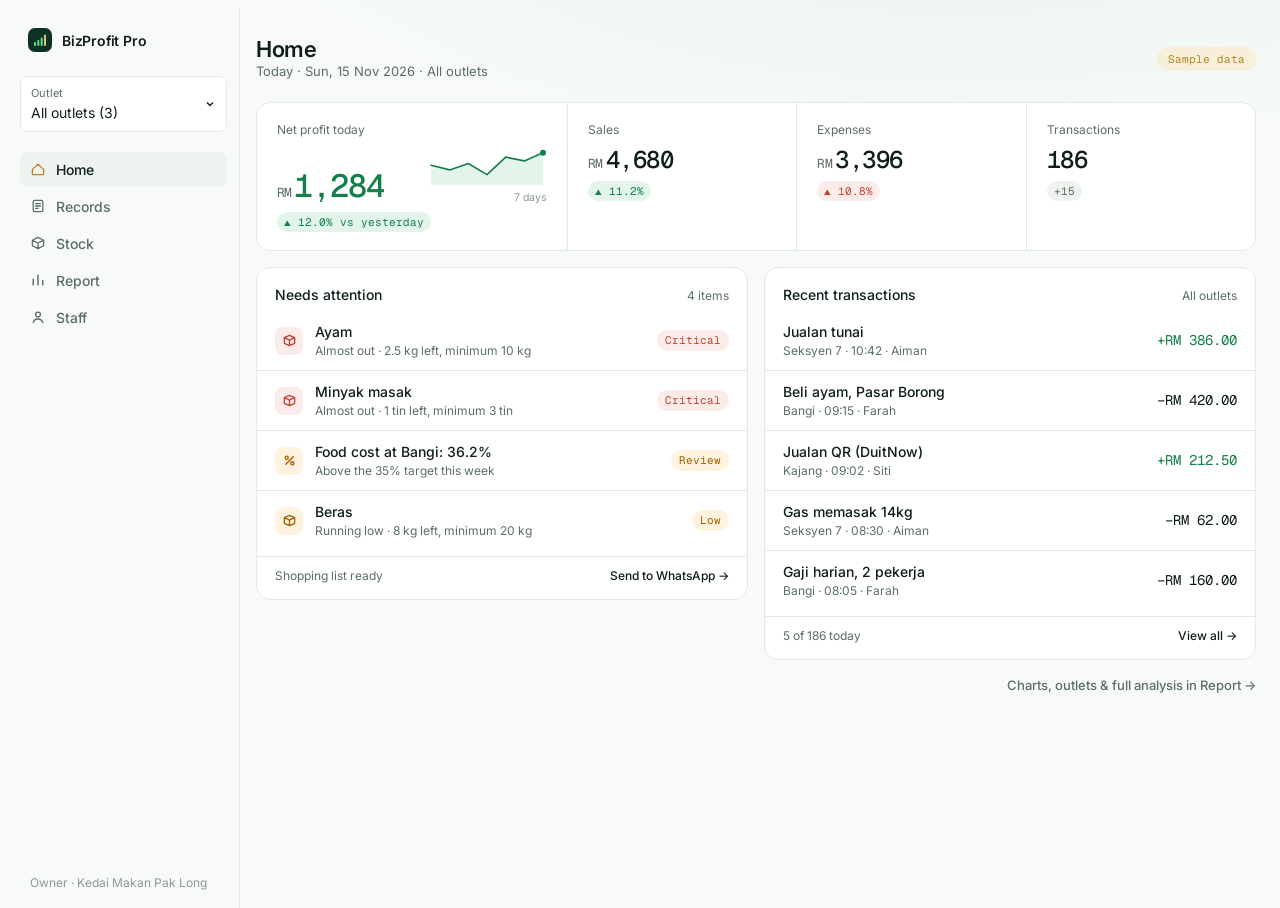
<file: design/concept-2-emerald.html>
<!doctype html>
<html lang="en">
<head>
<meta charset="utf-8">
<meta name="viewport" content="width=device-width, initial-scale=1, viewport-fit=cover">
<!-- Konsep reka bentuk sahaja (data contoh). Bukan sebahagian app; app sebenar di app/. -->
<title>BizProfit Emerald Concept</title>
<meta name="claude:viewport-fit-sides" content="cover">
<link rel="preconnect" href="https://fonts.googleapis.com">
<link rel="stylesheet" href="https://fonts.googleapis.com/css2?family=Inter:wght@400;500;600&family=Geist+Mono:wght@400;500&display=swap">
<style>
/* Layout: sidebar (desktop) / bottom tabs (phone). Home = today at a glance; Report = full analysis. Mint = profit only, gold = brand */
:root{
  --bg:#070D0A; --panel:#0C1410; --raise:#131D18; --line:#1A2620; --line-2:#24342C;
  --fg:#F1F8F3; --muted:#8FA89A; --faint:#5A6E63;
  --accent:#E9C46A; --accent-soft:rgba(233,196,106,.14);
  --good:#5FE08A; --good-soft:rgba(95,224,138,.12); --on-good:#05170D;
  --bad:#FF7A6B; --bad-soft:rgba(255,122,107,.13);
  --warn:#F7C56B; --warn-soft:rgba(247,197,107,.13);
  --bar-exp:#1F2B25; --bar-out:#5A6E63; --glow:rgba(47,138,99,.20); --logo-bg:#0D3326;
  --c1:#5FE08A; --c2:#3FA66B; --c3:#2A7A50; --c4:#E9C46A; --c5:#8FA89A; --c6:#46564D;
  --sans:"Inter",-apple-system,BlinkMacSystemFont,"Segoe UI",Roboto,sans-serif;
  --mono:"Geist Mono",ui-monospace,SFMono-Regular,Menlo,monospace;
  color-scheme:dark;
}
@media (prefers-color-scheme: light){ :root:not([data-theme="dark"]){
  --bg:#F7FAF8; --panel:#FFFFFF; --raise:#EEF3F0; --line:#E2EAE5; --line-2:#CFDAD3;
  --fg:#0F1F17; --muted:#5B6F64; --faint:#8A9B91;
  --accent:#B7861F; --accent-soft:#F7EFD9;
  --good:#13804A; --good-soft:#E3F4EA; --on-good:#FFFFFF; --bad:#C2412F; --bad-soft:#FCECE9; --warn:#A35F00; --warn-soft:#FFF3DF;
  --bar-exp:#DFE7E2; --bar-out:#AEBDB4; --glow:rgba(19,128,74,.07); --logo-bg:#0D3326;
  --c1:#13804A; --c2:#3E9E6A; --c3:#7CC09A; --c4:#C9962A; --c5:#8A9B91; --c6:#C9D3CD; color-scheme:light; } }
:root[data-theme="light"]{
  --bg:#F7FAF8; --panel:#FFFFFF; --raise:#EEF3F0; --line:#E2EAE5; --line-2:#CFDAD3;
  --fg:#0F1F17; --muted:#5B6F64; --faint:#8A9B91;
  --accent:#B7861F; --accent-soft:#F7EFD9;
  --good:#13804A; --good-soft:#E3F4EA; --on-good:#FFFFFF; --bad:#C2412F; --bad-soft:#FCECE9; --warn:#A35F00; --warn-soft:#FFF3DF;
  --bar-exp:#DFE7E2; --bar-out:#AEBDB4; --glow:rgba(19,128,74,.07); --logo-bg:#0D3326;
  --c1:#13804A; --c2:#3E9E6A; --c3:#7CC09A; --c4:#C9962A; --c5:#8A9B91; --c6:#C9D3CD; color-scheme:light; }

*{box-sizing:border-box}
[hidden]{display:none!important}
html,body{height:100%}
body{background:radial-gradient(1100px 460px at 75% -160px,var(--glow),transparent 70%) no-repeat,var(--bg);color:var(--fg);font:14px/1.5 var(--sans);-webkit-font-smoothing:antialiased}
.num,.mono{font-family:var(--mono);font-variant-numeric:tabular-nums}
a{color:inherit;text-decoration:none}
button{font:inherit;color:inherit;cursor:pointer}
:focus-visible{outline:2px solid var(--accent);outline-offset:2px;border-radius:6px}

.shell{display:grid;grid-template-columns:232px minmax(0,1fr);min-height:100%}
.side{border-right:1px solid var(--line);padding:16px 12px;display:flex;flex-direction:column;gap:20px;position:sticky;top:0;height:100vh}
.brand{display:flex;align-items:center;gap:10px;padding:4px 8px;font-weight:600;letter-spacing:-.2px}
.logo{width:24px;height:24px;border-radius:7px;background:var(--logo-bg);display:grid;place-items:center}
.logo svg{width:16px;height:16px}
.outlet{display:flex;align-items:center;justify-content:space-between;gap:8px;padding:8px 10px;border:1px solid var(--line);border-radius:8px;background:var(--panel);color:var(--fg);width:100%;text-align:left}
.outlet small{display:block;color:var(--muted);font-size:11px}
.nav{display:flex;flex-direction:column;gap:2px}
.nav a{display:flex;align-items:center;gap:10px;padding:7px 10px;border-radius:7px;color:var(--muted);font-weight:500}
.nav a:hover{background:var(--raise);color:var(--fg)}
.nav a[aria-current="page"]{background:var(--raise);color:var(--fg)}
.nav a[aria-current="page"] svg{color:var(--accent)}
.nav svg{width:16px;height:16px;flex:none}
.side-foot{margin-top:auto;font-size:12px;color:var(--faint);padding:0 10px}

main{padding-block:28px 96px;padding-left:max(16px,env(safe-area-inset-left,0px));padding-right:max(16px,env(safe-area-inset-right,0px));min-width:0}
.wrap{max-width:1080px;margin:0 auto;display:flex;flex-direction:column;gap:16px}
.top{display:flex;justify-content:space-between;align-items:center;gap:12px;flex-wrap:wrap;margin-bottom:4px}
.page-title{margin:0;font-size:22px;font-weight:600;letter-spacing:-.4px;line-height:1.2}
.crumb{color:var(--muted);font-size:13px}
.chip-note{font-family:var(--mono);font-size:11px;color:var(--accent);border:1px solid var(--accent-soft);background:var(--accent-soft);border-radius:999px;padding:3px 10px}
.actions{display:flex;gap:8px;align-items:center}
.btn{display:inline-flex;align-items:center;gap:6px;padding:7px 14px;border-radius:999px;font-weight:500;font-size:13px;border:1px solid var(--line-2);background:var(--panel)}
.btn:hover{background:var(--raise)}
.btn svg{width:14px;height:14px}

.seg{display:inline-flex;gap:2px;padding:3px;border:1px solid var(--line);border-radius:10px;background:var(--panel);width:max-content;max-width:100%;overflow-x:auto}
.seg button{border:0;background:transparent;color:var(--muted);padding:6px 12px;border-radius:7px;font-size:13px;font-weight:500;white-space:nowrap}
.seg button[aria-selected="true"]{background:var(--raise);color:var(--fg);box-shadow:inset 0 0 0 1px var(--line-2)}

/* KPI */
.kpis{display:grid;grid-template-columns:1.35fr repeat(3,minmax(0,1fr));border:1px solid var(--line);border-radius:14px;background:var(--panel);overflow:hidden}
.kpi{padding:18px 20px;display:flex;flex-direction:column;gap:6px;border-left:1px solid var(--line);min-width:0}
.kpi:first-child{border-left:0}
.kpi .lbl{color:var(--muted);font-size:12px}
.kpi .val{font-size:24px;line-height:1.25;font-weight:500;letter-spacing:-.5px}
.kpi .val small{font-size:13px;color:var(--muted);margin-right:3px;font-weight:400}
.kpi-main .val{font-size:32px;color:var(--good);letter-spacing:-1px}
.kpi-main .row{display:flex;justify-content:space-between;align-items:flex-end;gap:12px}
.spark{width:120px;height:40px;flex:none}
.spark-cap{font-size:10.5px;color:var(--faint);text-align:right}
.delta{display:inline-flex;align-items:center;gap:4px;font-family:var(--mono);font-size:11px;padding:2px 7px;border-radius:999px;width:max-content;max-width:100%}
.up{color:var(--good);background:var(--good-soft)}
.down{color:var(--bad);background:var(--bad-soft)}
.neutral{color:var(--muted);background:var(--raise)}

.panel{border:1px solid var(--line);border-radius:14px;background:var(--panel);min-width:0}
.ph{display:flex;justify-content:space-between;align-items:baseline;gap:8px;padding:16px 18px 0;flex-wrap:wrap}
.ph h2{margin:0;font-size:14px;font-weight:500}
.ph .sub{color:var(--muted);font-size:12px}
.legend{display:flex;gap:14px;font-size:12px;color:var(--muted)}
.legend i{display:inline-block;width:8px;height:8px;border-radius:2px;margin-right:6px}
.chart{padding:8px 10px 12px}
.chart svg{width:100%;height:auto;display:block}
.stack{display:flex;flex-direction:column;gap:16px;min-width:0}

.rows{list-style:none;margin:0;padding:6px 0}
.rows li{display:grid;grid-template-columns:minmax(0,1fr) auto;gap:12px;align-items:center;padding:10px 18px;border-top:1px solid var(--line)}
.rows li:first-child{border-top:0}
.rows .t{font-weight:500;overflow:hidden;text-overflow:ellipsis;white-space:nowrap}
.rows .m{color:var(--muted);font-size:12px}
.amt{font-family:var(--mono);font-variant-numeric:tabular-nums;text-align:right;white-space:nowrap}
.amt.in{color:var(--good)}
.pill{font-family:var(--mono);font-size:11px;padding:2px 8px;border-radius:999px;white-space:nowrap}
.pill.crit{color:var(--bad);background:var(--bad-soft)}
.pill.warn{color:var(--warn);background:var(--warn-soft)}
.panel-foot{padding:10px 18px 14px;border-top:1px solid var(--line);display:flex;justify-content:space-between;align-items:center;gap:8px;color:var(--muted);font-size:12px;flex-wrap:wrap}
.panel-foot a{color:var(--fg);font-weight:500}

/* Utama */
.u-grid{display:grid;grid-template-columns:minmax(0,1fr) minmax(0,1fr);gap:16px;align-items:start}
.alert-ic{width:28px;height:28px;border-radius:8px;display:grid;place-items:center;flex:none}
.alert-ic svg{width:15px;height:15px}
.alert-ic.crit{background:var(--bad-soft);color:var(--bad)}
.alert-ic.warn{background:var(--warn-soft);color:var(--warn)}
.alerts li{grid-template-columns:auto minmax(0,1fr) auto}
.alerts .t{white-space:normal}
.more-link{display:flex;justify-content:flex-end}
.more-link a{font-size:13px;color:var(--muted);font-weight:500}
.more-link a:hover{color:var(--fg)}

/* Laporan */
.rep-controls{display:flex;justify-content:space-between;align-items:center;gap:10px;flex-wrap:wrap}
.datenav{display:inline-flex;align-items:center;gap:4px;border:1px solid var(--line);border-radius:10px;background:var(--panel);padding:3px}
.datenav span{padding:0 10px;font-weight:500;font-size:13px;min-width:120px;text-align:center}
.datenav button{border:0;background:transparent;width:30px;height:30px;border-radius:7px;font-size:16px;color:var(--muted)}
.datenav button:hover:not(:disabled){background:var(--raise);color:var(--fg)}
.datenav button:disabled{opacity:.35;cursor:default}
.rep-grid{display:grid;grid-template-columns:minmax(0,1fr) minmax(0,1.5fr);gap:16px;align-items:start}
.rep-grid-2{display:grid;grid-template-columns:minmax(0,1fr) minmax(0,1fr);gap:16px;align-items:start}
.stmt{padding:10px 18px 6px}
.kv{display:flex;justify-content:space-between;gap:12px;padding:9px 0;border-bottom:1px dashed var(--line-2);align-items:baseline}
.kv span{color:var(--muted)}
.kv b{font-weight:500;text-align:right}
.kv b.neg{color:var(--bad)}
.kv em{font-style:normal;font-family:var(--mono);font-size:10.5px;margin-left:8px}
.kv.total{border-bottom:0;padding-top:14px}
.kv.total span{color:var(--fg);font-weight:500}
.kv.total b{font-size:28px;letter-spacing:-.8px;color:var(--good)}
.stmt-meta{display:flex;justify-content:space-between;gap:8px;flex-wrap:wrap;font-size:11.5px;color:var(--muted);padding:2px 0 12px}
.note{display:flex;gap:8px;align-items:flex-start;margin:0;padding:12px 18px 14px;border-top:1px solid var(--line);color:var(--muted);font-size:12px}
.note svg{width:14px;height:14px;flex:none;margin-top:2px}
.detail{margin:0 18px 16px;padding:10px 12px;border-radius:8px;background:var(--raise);font-size:12.5px;display:flex;flex-wrap:wrap;gap:4px 16px}
.detail b{font-weight:500}
.bar-g{cursor:pointer;outline:none}
.bar-g:focus-visible .hit{stroke:var(--accent);stroke-width:1.5}
.insights{display:grid;grid-template-columns:repeat(3,minmax(0,1fr));gap:0;border:1px solid var(--line);border-radius:14px;background:var(--panel);overflow:hidden}
.ins{padding:14px 18px;border-left:1px solid var(--line);display:flex;flex-direction:column;gap:3px;min-width:0}
.ins:first-child{border-left:0}
.ins .lbl{font-size:12px;color:var(--muted)}
.ins .v{font-size:18px;font-weight:500;letter-spacing:-.3px}
.ins .s{font-size:12px;color:var(--muted)}
.stackbar{display:flex;height:10px;border-radius:6px;overflow:hidden;margin:14px 18px 6px;gap:2px}
.stackbar i{display:block;height:100%}
.brk li{grid-template-columns:auto minmax(0,1fr) auto auto}
.dot{width:9px;height:9px;border-radius:3px}
.pct{font-family:var(--mono);font-size:11.5px;color:var(--muted);min-width:44px;text-align:right}
.tbl-wrap{overflow-x:auto;padding:6px 0 4px}
table{width:100%;border-collapse:collapse;font-size:13px;min-width:520px}
th,td{padding:10px 18px;text-align:right;border-top:1px solid var(--line);white-space:nowrap}
th{font-weight:500;color:var(--muted);font-size:12px;border-top:0}
th:first-child,td:first-child{text-align:left}
td{font-family:var(--mono);font-variant-numeric:tabular-nums}
td:first-child{font-family:var(--sans);font-weight:500}
td.p{color:var(--good)}
tfoot td{font-weight:500;border-top:1px solid var(--line-2)}
.best{font-family:var(--mono);font-size:10px;color:var(--accent);background:var(--accent-soft);padding:1px 6px;border-radius:999px;margin-left:6px;vertical-align:1px}
.toast{position:fixed;left:50%;bottom:calc(84px + env(safe-area-inset-bottom,0px));transform:translateX(-50%);background:var(--fg);color:var(--bg);padding:8px 14px;border-radius:999px;font-size:13px;font-weight:500;z-index:20}

.tabbar{display:none}

@media (max-width:900px){
  .shell{grid-template-columns:minmax(0,1fr)}
  .side{display:none}
  .u-grid,.rep-grid,.rep-grid-2{grid-template-columns:minmax(0,1fr)}
  .kpis{grid-template-columns:repeat(3,minmax(0,1fr))}
  .kpi-main{grid-column:1/-1}
  .kpi:nth-child(2){border-left:0}
  .kpi:nth-child(n+2){border-top:1px solid var(--line)}
  .kpi .delta{font-size:10px;padding:2px 6px;white-space:normal}
  .insights{grid-template-columns:minmax(0,1fr)}
  .ins{border-left:0;border-top:1px solid var(--line)}
  .ins:first-child{border-top:0}
  .rep-controls .seg,.datenav{width:100%}
  .datenav{justify-content:space-between}
  .tabbar{display:grid;grid-template-columns:repeat(5,1fr);position:fixed;left:0;right:0;bottom:0;z-index:10;
    background:var(--panel);border-top:1px solid var(--line);
    padding:6px max(8px,env(safe-area-inset-right,0px)) calc(6px + env(safe-area-inset-bottom,0px)) max(8px,env(safe-area-inset-left,0px))}
  .tabbar a{display:flex;flex-direction:column;align-items:center;gap:3px;font-size:10.5px;color:var(--muted);padding:6px 0}
  .tabbar a[aria-current="page"]{color:var(--fg)}
  .tabbar a[aria-current="page"] svg{color:var(--accent)}
  .tabbar svg{width:20px;height:20px}
}
@media (max-width:420px){ .kpi{padding:12px 14px} .kpi .val{font-size:18px} .kpi .val small{font-size:11px} .kpi-main .val{font-size:34px} .spark{width:96px} }
</style>
</head>
<body>
<div class="shell">
  <aside class="side" aria-label="Navigation">
    <div class="brand">
      <span class="logo"><svg viewBox="0 0 16 16" aria-hidden="true"><g stroke-linecap="round" stroke-width="2"><path d="M3 13v-2" stroke="#5FE08A"/><path d="M6.3 13V9" stroke="#5FE08A"/><path d="M9.7 13V6.5" stroke="#5FE08A"/><path d="M13 13V3.5" stroke="#E9C46A"/></g></svg></span>
      BizProfit Pro
    </div>
    <button class="outlet" type="button" id="outlet-switch">
      <span><small>Outlet</small>All outlets (3)</span>
      <svg width="12" height="12" viewBox="0 0 12 12" aria-hidden="true"><path d="M3 4.5 6 7.5 9 4.5" fill="none" stroke="currentColor" stroke-width="1.5"/></svg>
    </button>
    <nav class="nav" id="side-nav"></nav>
    <div class="side-foot">Owner · Kedai Makan Pak Long</div>
  </aside>

  <main>
    <!-- ============ HOME ============ -->
    <div class="wrap" id="v-home">
      <div class="top">
        <div><h1 class="page-title">Home</h1><div class="crumb">Today · Sun, 15 Nov 2026 · All outlets</div></div>
        <div class="actions"><span class="chip-note">Sample data</span></div>
      </div>

      <section class="kpis" aria-label="Today at a glance">
        <div class="kpi kpi-main">
          <span class="lbl">Net profit today</span>
          <div class="row">
            <span class="val num"><small>RM</small>1,284</span>
            <div><svg class="spark" id="spark" viewBox="0 0 120 40" aria-label="7-day profit trend"></svg><div class="spark-cap">7 days</div></div>
          </div>
          <span class="delta up">▲ 12.0% vs yesterday</span>
        </div>
        <div class="kpi"><span class="lbl">Sales</span><span class="val num"><small>RM</small>4,680</span><span class="delta up">▲ 11.2%</span></div>
        <div class="kpi"><span class="lbl">Expenses</span><span class="val num"><small>RM</small>3,396</span><span class="delta down">▲ 10.8%</span></div>
        <div class="kpi"><span class="lbl">Transactions</span><span class="val num">186</span><span class="delta neutral">+15</span></div>
      </section>

      <div class="u-grid">
        <section class="panel">
          <div class="ph"><h2>Needs attention</h2><span class="sub">4 items</span></div>
          <ul class="rows alerts" id="alerts"></ul>
          <div class="panel-foot"><span>Shopping list ready</span><a href="#" id="wa-link">Send to WhatsApp →</a></div>
        </section>

        <section class="panel">
          <div class="ph"><h2>Recent transactions</h2><span class="sub">All outlets</span></div>
          <ul class="rows" id="txns"></ul>
          <div class="panel-foot"><span>5 of 186 today</span><a href="#records">View all →</a></div>
        </section>
      </div>

      <div class="more-link"><a href="#report">Charts, outlets &amp; full analysis in Report →</a></div>
    </div>

    <!-- ============ REPORT ============ -->
    <div class="wrap" id="v-report" hidden>
      <div class="top">
        <div><h1 class="page-title">Report</h1><div class="crumb">1 – 15 Nov 2026 · All outlets</div></div>
        <div class="actions">
          <span class="chip-note">Sample data</span>
          <button class="btn" type="button" id="share-btn"><svg viewBox="0 0 16 16" aria-hidden="true"><path d="M8 2v8M5 5l3-3 3 3M3 9v4h10V9" fill="none" stroke="currentColor" stroke-width="1.5" stroke-linecap="round" stroke-linejoin="round"/></svg>Share summary</button>
        </div>
      </div>

      <div class="rep-controls">
        <div class="seg" role="tablist" aria-label="Report period">
          <button type="button" role="tab" aria-selected="false">Daily</button>
          <button type="button" role="tab" aria-selected="false">Weekly</button>
          <button type="button" role="tab" aria-selected="true">Monthly</button>
          <button type="button" role="tab" aria-selected="false">Yearly</button>
        </div>
        <div class="datenav">
          <button type="button" aria-label="Previous month">‹</button>
          <span>November 2026</span>
          <button type="button" aria-label="Next month" disabled>›</button>
        </div>
      </div>

      <section class="insights" aria-label="Highlights">
        <div class="ins"><span class="lbl">vs 1–15 Oct</span><span class="v" style="color:var(--good)">▲ 19.6% profit</span><span class="s">RM 16,150 vs RM 13,500</span></div>
        <div class="ins"><span class="lbl">Average daily profit</span><span class="v num">RM 1,076.67</span><span class="s">Over 15 days so far</span></div>
        <div class="ins"><span class="lbl">Best day</span><span class="v">Sat, 7 Nov</span><span class="s">Profit RM 1,512.00 · Seksyen 7 led sales</span></div>
      </section>

      <div class="rep-grid">
        <section class="panel">
          <div class="ph"><h2>Profit summary</h2><span class="sub">vs 1–15 Oct</span></div>
          <div class="stmt">
            <div class="kv"><span>Sales</span><b class="num">RM 51,900.00<em class="up delta">▲ 10.0%</em></b></div>
            <div class="kv"><span>Other income</span><b class="num">RM 500.00<em class="neutral delta">+100</em></b></div>
            <div class="kv"><span>Expenses</span><b class="num neg">− RM 36,250.00<em class="down delta">▲ 6.3%</em></b></div>
            <div class="kv total"><span>Profit</span><b class="num">RM 16,150.00</b></div>
            <div class="stmt-meta mono"><span>2,604 transactions (▲ 7.8%)</span><span>Margin 31.1%</span><span>Food cost 31.8%</span></div>
          </div>
          <p class="note"><svg viewBox="0 0 16 16" aria-hidden="true"><rect x="3.5" y="7" width="9" height="6.5" rx="1.5" fill="none" stroke="currentColor" stroke-width="1.3"/><path d="M5.5 7V5.5a2.5 2.5 0 0 1 5 0V7" fill="none" stroke="currentColor" stroke-width="1.3"/></svg>Owner money, loans, tax and asset purchases are not counted in profit.</p>
        </section>

        <section class="panel">
          <div class="ph">
            <div><h2>Money in &amp; out</h2><div class="sub">By week · tap a bar for details</div></div>
            <div class="legend"><span><i style="background:var(--good)"></i>In</span><span><i style="background:var(--bar-out)"></i>Out</span></div>
          </div>
          <div class="chart" id="rep-chart"></div>
          <div class="detail" id="rep-detail" role="status"></div>
        </section>
      </div>

      <section class="panel">
        <div class="ph"><h2>Outlet performance</h2><span class="sub">Best margin tagged</span></div>
        <div class="tbl-wrap">
          <table>
            <thead><tr><th>Outlet</th><th>Sales</th><th>Expenses</th><th>Profit</th><th>Margin</th></tr></thead>
            <tbody id="outlet-tbl"></tbody>
            <tfoot><tr><td>Total</td><td>51,900.00</td><td>36,250.00</td><td class="p">16,150.00</td><td>31.1%</td></tr></tfoot>
          </table>
        </div>
      </section>

      <div class="rep-grid-2">
        <section class="panel">
          <div class="ph"><h2>Expenses by category</h2><span class="sub">RM 36,250.00</span></div>
          <div class="stackbar" id="exp-bar" aria-hidden="true"></div>
          <ul class="rows brk" id="exp-list"></ul>
        </section>
        <section class="panel">
          <div class="ph"><h2>Sales by payment method</h2><span class="sub">RM 51,900.00</span></div>
          <div class="stackbar" id="pay-bar" aria-hidden="true"></div>
          <ul class="rows brk" id="pay-list"></ul>
        </section>
      </div>
    </div>
  </main>
</div>

<nav class="tabbar" id="tab-nav" aria-label="Navigation"></nav>
<div class="toast" id="toast" role="status" hidden></div>

<script>
const icons={
  home:'<path d="M3 10.5 10 4l7 6.5V17H3z" fill="none" stroke="currentColor" stroke-width="1.6" stroke-linejoin="round"/>',
  records:'<rect x="4" y="3" width="12" height="14" rx="2" fill="none" stroke="currentColor" stroke-width="1.6"/><path d="M7 7h6M7 10h6M7 13h3" stroke="currentColor" stroke-width="1.6" stroke-linecap="round"/>',
  stock:'<path d="M3 6.5 10 3l7 3.5v7L10 17l-7-3.5z M3 6.5 10 10l7-3.5 M10 10v7" fill="none" stroke="currentColor" stroke-width="1.6" stroke-linejoin="round"/>',
  report:'<path d="M4 16V9M10 16V4M16 16v-5" stroke="currentColor" stroke-width="1.8" stroke-linecap="round"/>',
  staff:'<circle cx="10" cy="7" r="3" fill="none" stroke="currentColor" stroke-width="1.6"/><path d="M4 17c.8-3 3.2-4.5 6-4.5s5.2 1.5 6 4.5" fill="none" stroke="currentColor" stroke-width="1.6" stroke-linecap="round"/>'
};
const navItems=[['home','Home'],['records','Records'],['stock','Stock'],['report','Report'],['staff','Staff']];
const navHTML=navItems.map(([k,l])=>`<a href="#${k}" data-k="${k}"><svg viewBox="0 0 20 20" aria-hidden="true">${icons[k]}</svg>${l}</a>`).join('');
document.getElementById('side-nav').innerHTML=navHTML;
document.getElementById('tab-nav').innerHTML=navHTML;

const views={home:'v-home',report:'v-report'};
function route(){
  let k=(location.hash||'#home').slice(1); if(!views[k]) k='home';
  for(const [n,id] of Object.entries(views)) document.getElementById(id).hidden=n!==k;
  document.querySelectorAll('[data-k]').forEach(a=>a.dataset.k===k?a.setAttribute('aria-current','page'):a.removeAttribute('aria-current'));
}
document.addEventListener('click',e=>{
  const a=e.target.closest('a[href^="#"]'); if(!a) return;
  const k=a.getAttribute('href').slice(1);
  if(!views[k]){ e.preventDefault(); toast('This page is not in the sample'); }
});
window.addEventListener('hashchange',()=>{route();window.scrollTo(0,0)}); route();

let tt;
function toast(msg){const t=document.getElementById('toast');t.textContent=msg;t.hidden=false;clearTimeout(tt);tt=setTimeout(()=>t.hidden=true,2200);}
const rm=n=>n.toLocaleString('en-MY',{minimumFractionDigits:2,maximumFractionDigits:2});

/* ---------- Utama ---------- */
(function(){
  const p=[1070,990,1100,910,1210,1146,1284], W=120,H=40,pad=4, mn=800,mx=1350;
  const x=i=>pad+i*(W-2*pad)/(p.length-1), y=v=>H-pad-(v-mn)/(mx-mn)*(H-2*pad);
  const line=p.map((v,i)=>`${i?'L':'M'}${x(i).toFixed(1)} ${y(v).toFixed(1)}`).join(' ');
  document.getElementById('spark').innerHTML=
    `<path d="${line} L${x(6)} ${H} L${x(0)} ${H} Z" fill="var(--good-soft)"/>`+
    `<path d="${line}" fill="none" stroke="var(--good)" stroke-width="1.6" stroke-linejoin="round" stroke-linecap="round"/>`+
    `<circle cx="${x(6)}" cy="${y(p[6])}" r="3" fill="var(--good)"/><title>7-day profit: ${p.map(v=>'RM '+v).join(', ')}</title>`;
})();

const ic={
  box:'<svg viewBox="0 0 16 16"><path d="M2.5 5 8 2.5 13.5 5v6L8 13.5 2.5 11z M2.5 5 8 7.5 13.5 5 M8 7.5v6" fill="none" stroke="currentColor" stroke-width="1.4" stroke-linejoin="round"/></svg>',
  pct:'<svg viewBox="0 0 16 16"><path d="M12 4 4 12" stroke="currentColor" stroke-width="1.5" stroke-linecap="round"/><circle cx="5" cy="5" r="1.7" fill="none" stroke="currentColor" stroke-width="1.4"/><circle cx="11" cy="11" r="1.7" fill="none" stroke="currentColor" stroke-width="1.4"/></svg>'
};
const alerts=[
  ['crit','box','Ayam','Almost out · 2.5 kg left, minimum 10 kg','Critical'],
  ['crit','box','Minyak masak','Almost out · 1 tin left, minimum 3 tin','Critical'],
  ['warn','pct','Food cost at Bangi: 36.2%','Above the 35% target this week','Review'],
  ['warn','box','Beras','Running low · 8 kg left, minimum 20 kg','Low']
];
document.getElementById('alerts').innerHTML=alerts.map(([c,i,t,m,l])=>`<li><span class="alert-ic ${c}" aria-hidden="true">${ic[i]}</span><div style="min-width:0"><div class="t">${t}</div><div class="m">${m}</div></div><span class="pill ${c}">${l}</span></li>`).join('');

const txns=[
  ['Jualan tunai','Seksyen 7 · 10:42 · Aiman',386,1],
  ['Beli ayam, Pasar Borong','Bangi · 09:15 · Farah',-420,0],
  ['Jualan QR (DuitNow)','Kajang · 09:02 · Siti',212.5,1],
  ['Gas memasak 14kg','Seksyen 7 · 08:30 · Aiman',-62,0],
  ['Gaji harian, 2 pekerja','Bangi · 08:05 · Farah',-160,0]
];
document.getElementById('txns').innerHTML=txns.map(([t,m,a,i])=>`<li><div style="min-width:0"><div class="t">${t}</div><div class="m">${m}</div></div><div class="amt ${i?'in':''}">${a>0?'+':'−'}RM ${rm(Math.abs(a))}</div></li>`).join('');

/* ---------- Laporan ---------- */
(function(){
  const g=[['1–7','1 – 7 Nov',23180,16240],['8–14','8 – 14 Nov',24540,16614],['15–21','15 – 21 Nov',4680,3396],['22–28','22 – 28 Nov',0,0],['29–30','29 – 30 Nov',0,0]];
  const W=640,H=240,L=44,R=8,T=14,B=30,max=25000;
  const iw=W-L-R, ih=H-T-B, gw=iw/g.length, bw=Math.min(30,gw*0.26);
  const y=v=>T+ih-(v/max)*ih;
  const el=document.getElementById('rep-chart'), det=document.getElementById('rep-detail');
  let sel=1;
  function draw(){
    let s=`<svg viewBox="0 0 ${W} ${H}" role="img" aria-label="Money in and out by week, November 2026">`;
    for(let v=0;v<=max;v+=5000){
      s+=`<line x1="${L}" x2="${W-R}" y1="${y(v)}" y2="${y(v)}" stroke="var(--line)"/>`;
      s+=`<text x="${L-8}" y="${y(v)+4}" text-anchor="end" font-family="var(--mono)" font-size="10" fill="var(--faint)">${v/1000}k</text>`;
    }
    g.forEach(([lab,,inn,out],i)=>{
      const cx=L+gw*i+gw/2, on=i===sel, empty=!inn&&!out;
      s+=`<g class="bar-g" data-i="${i}" tabindex="0" role="button" aria-pressed="${on}" aria-label="${g[i][1]}">`;
      s+=`<rect class="hit" x="${cx-gw/2+4}" y="${T}" width="${gw-8}" height="${ih}" rx="8" fill="${on?'var(--raise)':'transparent'}" stroke="none"/>`;
      if(!empty){
        s+=`<rect x="${cx-bw-2}" y="${y(inn)}" width="${bw}" height="${y(0)-y(inn)}" rx="3" fill="var(--good)" opacity="${on?1:.6}"/>`;
        s+=`<rect x="${cx+2}" y="${y(out)}" width="${bw}" height="${y(0)-y(out)}" rx="3" fill="var(--bar-out)" opacity="${on?1:.6}"/>`;
      } else {
        s+=`<text x="${cx}" y="${y(0)-8}" text-anchor="middle" font-size="10.5" fill="var(--faint)" font-family="var(--sans)">no data yet</text>`;
      }
      s+=`<text x="${cx}" y="${H-9}" text-anchor="middle" font-size="11" font-family="var(--mono)" fill="${on?'var(--fg)':'var(--muted)'}">${lab}</text></g>`;
    });
    el.innerHTML=s+'</svg>';
    const [,full,inn,out]=g[sel];
    det.innerHTML=inn||out
      ? `<b>${full}</b><span>In <span class="num">RM ${rm(inn)}</span></span><span>Out <span class="num">RM ${rm(out)}</span></span><span style="color:var(--good)">Profit <span class="num">RM ${rm(inn-out)}</span></span>`
      : `<b>${full}</b><span style="color:var(--muted)">No transactions for this week yet.</span>`;
  }
  el.addEventListener('click',e=>{const b=e.target.closest('.bar-g'); if(b){sel=+b.dataset.i; draw();}});
  el.addEventListener('keydown',e=>{const b=e.target.closest('.bar-g'); if(b&&(e.key==='Enter'||e.key===' ')){e.preventDefault(); sel=+b.dataset.i; draw(); el.querySelector(`[data-i="${sel}"]`).focus();}});
  draw();

  const outs=[['Seksyen 7, Shah Alam',23740,17020,7020],['Bangi',16720,11610,5310],['Kajang',11440,7620,3820]];
  const best=Math.max(...outs.map(o=>o[3]/o[1]));
  document.getElementById('outlet-tbl').innerHTML=outs.map(([n,s,o,p])=>{const m=p/s*100;return `<tr><td>${n}${p/s===best?'<span class="best">best margin</span>':''}</td><td>${rm(s)}</td><td>${rm(o)}</td><td class="p">${rm(p)}</td><td>${m.toFixed(1)}%</td></tr>`}).join('');

  function breakdown(barId,listId,items,total){
    document.getElementById(barId).innerHTML=items.map(([,v],i)=>`<i style="width:${(v/total*100).toFixed(2)}%;background:var(--c${i+1})"></i>`).join('');
    document.getElementById(listId).innerHTML=items.map(([n,v],i)=>`<li><span class="dot" style="background:var(--c${i+1})"></span><div class="t">${n}</div><span class="amt">RM ${rm(v)}</span><span class="pct">${(v/total*100).toFixed(1)}%</span></li>`).join('');
  }
  breakdown('exp-bar','exp-list',[['Bahan mentah',17400],['Gaji',8520],['Sewa & utiliti',4950],['Gas & minyak',2180],['Pembungkusan',1620],['Lain-lain',1580]],36250);
  breakdown('pay-bar','pay-list',[['Tunai',23355],['DuitNow QR',19722],['Kad debit/kredit',6228],['GrabFood / Foodpanda',2595]],51900);

  const summary=`BizProfit Pro · Report 1–15 Nov 2026 (All outlets)
Sales: RM 51,900.00
Expenses: RM 36,250.00
Profit: RM 16,150.00 (▲ 19.6% vs Oct)
Margin: 31.1% · 2,604 transactions`;
  document.getElementById('share-btn').addEventListener('click',()=>{
    try{ navigator.clipboard.writeText(summary).then(()=>toast('Summary copied. Paste it in WhatsApp.'),()=>toast('Could not copy here')); }
    catch{ toast('Could not copy here'); }
  });
})();
</script>

</body>
</html>
</file>
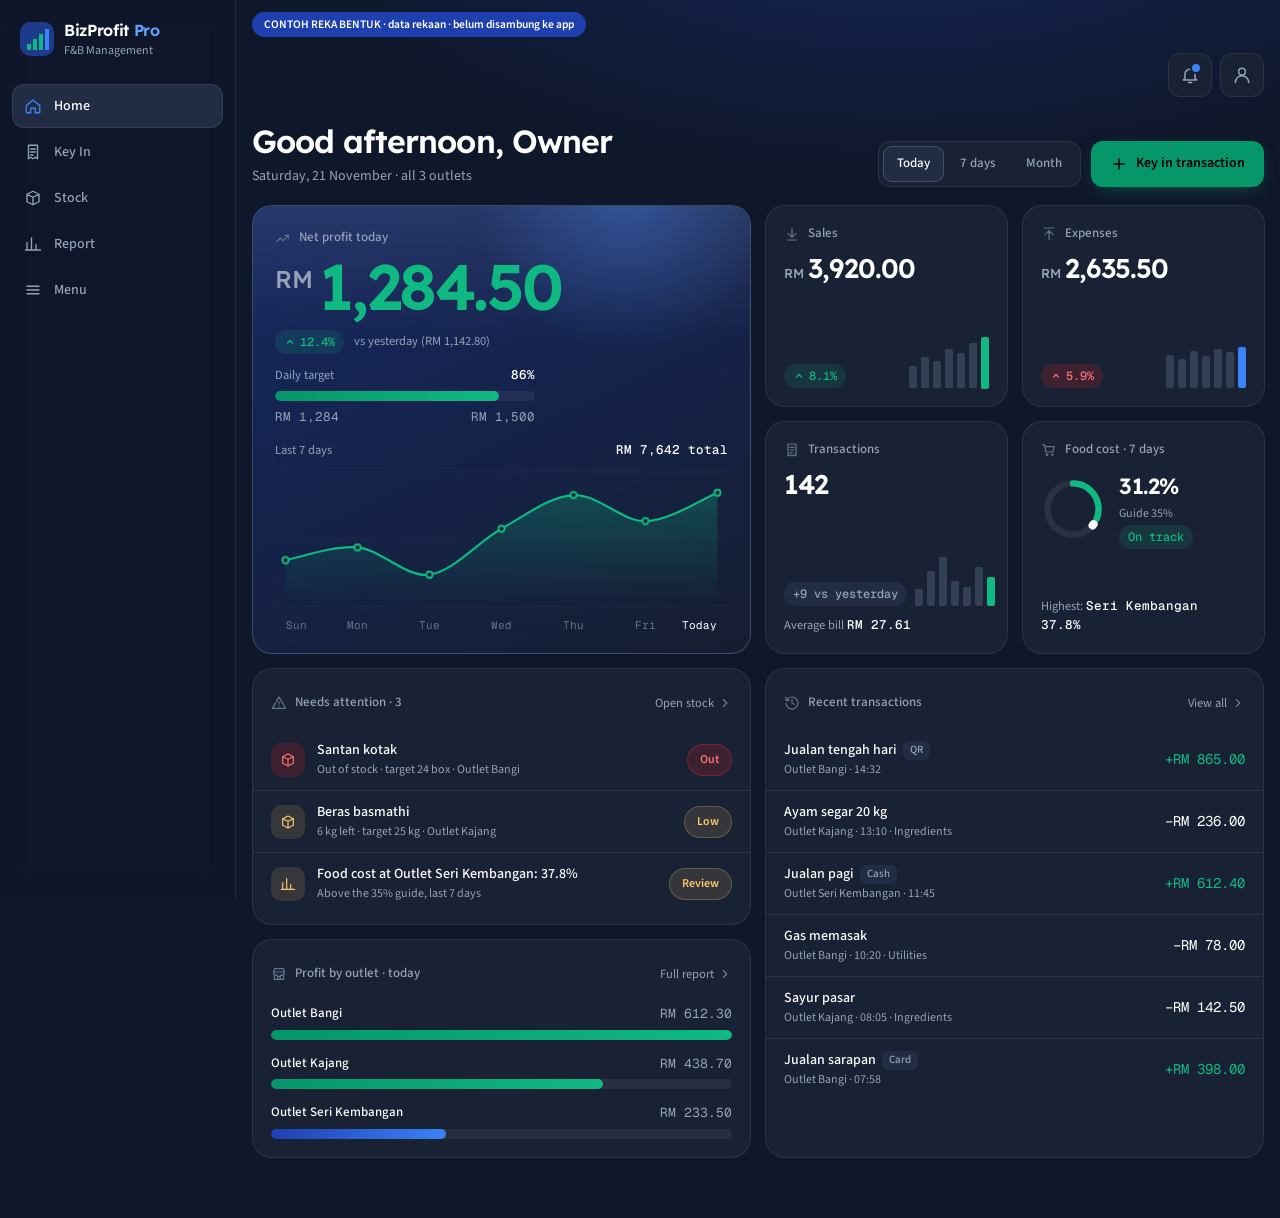
<file: design/concept-3-blue.html>
<!doctype html>
<html lang="en">
<head>
<meta charset="utf-8">
<meta name="viewport" content="width=device-width,initial-scale=1,viewport-fit=cover">
<meta name="theme-color" content="#0F172A">
<title>BizProfit Concept 3 Blue</title>
<meta name="description" content="Contoh reka bentuk Home BizProfit Pro menggunakan skill ui-ux-pro-max dan taste-skill. Data rekaan.">
<link rel="preconnect" href="https://fonts.googleapis.com">
<link rel="preconnect" href="https://fonts.gstatic.com" crossorigin>
<link rel="stylesheet" href="https://fonts.googleapis.com/css2?family=Source+Sans+3:wght@400;500;600&family=Lexend:wght@500;600&family=Geist+Mono:wght@400;500&display=swap">
<style>
/* =====================================================================
   BizProfit Pro · Konsep 3 (contoh, belum masuk app)
   Skill: ui-ux-pro-max (bento grid, glass pada kad utama, stagger masuk,
   bullet chart untuk sasaran, peraturan a11y) + taste-skill (satu sistem,
   hover lift 2px, tekan = step, hero masuk sekali, tiada fade on scroll,
   tiada tilt, tiada ungu).
   Versi biru: palet cadangan ui-ux-pro-max (Trust blue + profit green on dark).
   Biru = jenama, hijau = profit / wang masuk / CTA, merah = masalah.
   Hijau & merah teks dicerahkan sikit (#10B981, #F87171) supaya lulus kontras 4.5:1.
   ===================================================================== */
:root {
  color-scheme: dark;
  --bg: #0F172A;
  --panel: #192134;
  --raise: #222D45;
  --line: rgba(255, 255, 255, .08);
  --line-2: rgba(255, 255, 255, .16);
  --text: #FFFFFF;
  --muted: #94A3B8;
  --faint: #64748B;
  --mint: #10B981;
  --mint-2: #059669;
  --mint-soft: rgba(16, 185, 129, .14);
  --gold: #3B82F6;
  --blue-1: #1E40AF;
  --blue-hi: #60A5FA;
  --cta: #059669;
  --gold-soft: rgba(59, 130, 246, .16);
  --red: #F87171;
  --red-soft: rgba(220, 38, 38, .18);
  --amber: #f7c56b;
  --amber-soft: rgba(247, 197, 107, .13);
  --r-lg: 20px; --r-md: 14px; --r-sm: 10px;
  --gap: 14px;
  --font: "Source Sans 3", system-ui, -apple-system, "Segoe UI", Roboto, sans-serif;
  --display: "Lexend", var(--font);
  --mono: "Geist Mono", ui-monospace, SFMono-Regular, Menlo, monospace;
  --ease-out: cubic-bezier(.22, 1, .36, 1);
  --side-w: 236px;
  --tab-h: 64px;
}
* { box-sizing: border-box; }
html, body { margin: 0; }
body {
  min-height: 100dvh; font-family: var(--font); font-size: 14px; line-height: 1.5;
  color: var(--text); -webkit-font-smoothing: antialiased;
  background:
    radial-gradient(900px 420px at 70% -120px, rgba(30, 64, 175, .38), transparent 70%) no-repeat,
    var(--bg);
}
svg { width: 20px; height: 20px; fill: none; stroke: currentColor; stroke-width: 1.8; stroke-linecap: round; stroke-linejoin: round; flex: none; }
a { color: inherit; }
button { font: inherit; color: inherit; cursor: pointer; -webkit-tap-highlight-color: transparent; }
:focus-visible { outline: 2px solid var(--gold); outline-offset: 2px; border-radius: 8px; }
.num { font-family: var(--mono); font-variant-numeric: tabular-nums; }
.sr { position: absolute; width: 1px; height: 1px; overflow: hidden; clip: rect(0 0 0 0); white-space: nowrap; }

/* Jalur contoh */
.demo-note {
  margin: 12px 0 0; display: inline-block; padding: 4px 12px; border-radius: 999px;
  font-size: 11.5px; color: #FFFFFF; background: var(--blue-1); font-weight: 600;
}

/* ---------- Rangka ---------- */
.shell { padding-bottom: calc(var(--tab-h) + env(safe-area-inset-bottom) + 24px); }
.main { width: min(1120px, 100%); margin-inline: auto; padding: 0 16px; }

.side {
  position: fixed; left: 0; right: 0; bottom: 0; z-index: 30;
  display: grid; grid-auto-flow: column; grid-auto-columns: 1fr;
  padding: 6px 8px calc(6px + env(safe-area-inset-bottom));
  background: rgba(25, 33, 52, .88); border-top: 1px solid var(--line);
  backdrop-filter: blur(14px); -webkit-backdrop-filter: blur(14px);
}
.side .brand { display: none; }
.tab {
  display: grid; justify-items: center; align-content: center; gap: 3px; min-height: 50px; padding: 4px 2px;
  border-radius: 12px; color: var(--muted); text-decoration: none; font-size: 11px; font-weight: 500;
  transition: color .2s, background-color .2s;
}
.tab svg { width: 21px; height: 21px; }
.tab[aria-current="page"] { color: var(--text); }
.tab[aria-current="page"] svg { color: var(--gold); }
.tab:active { transform: scale(.96); }

.brand { display: flex; align-items: center; gap: 10px; }
.logo {
  width: 34px; height: 34px; border-radius: 10px; flex: none;
  background:
    linear-gradient(var(--mint), var(--mint)) 7px 22px / 4px 6px no-repeat,
    linear-gradient(var(--mint), var(--mint)) 13px 17px / 4px 11px no-repeat,
    linear-gradient(var(--mint), var(--mint)) 19px 12px / 4px 16px no-repeat,
    linear-gradient(var(--gold), var(--gold)) 25px 7px / 4px 21px no-repeat,
    #1E3A8A;
}
.brand-name { margin: 0; font-family: var(--display); font-size: 16px; font-weight: 600; letter-spacing: -.02em; }
.brand-name span { color: var(--blue-hi); }
.brand-sub { margin: 0; font-size: 12px; color: var(--muted); }

.top { display: flex; justify-content: space-between; align-items: center; gap: 12px; padding-top: 16px; }
.top-actions { display: flex; gap: 8px; }
.icon-btn {
  position: relative; display: grid; place-items: center; width: 44px; height: 44px; border-radius: 12px;
  background: var(--panel); border: 1px solid var(--line); color: var(--muted);
  transition: color .2s, border-color .2s, transform .15s;
}
.icon-btn:hover { color: var(--text); border-color: var(--line-2); }
.icon-btn:active { transform: scale(.95); }
.icon-btn .dot { position: absolute; top: 10px; right: 11px; width: 8px; height: 8px; border-radius: 50%; background: var(--gold); box-shadow: 0 0 0 2px var(--panel); }

.head { display: flex; flex-wrap: wrap; justify-content: space-between; align-items: flex-end; gap: 14px; margin: 26px 0 18px; }
.greet { margin: 0; font-family: var(--display); font-size: clamp(24px, 3.2vw, 32px); font-weight: 600; letter-spacing: -.03em; line-height: 1.15; }
.greet-sub { margin: 6px 0 0; color: var(--muted); font-size: 14px; }
.head-actions { display: flex; flex-wrap: wrap; gap: 10px; }

.seg {
  display: inline-flex; padding: 4px; gap: 2px; border-radius: 12px; background: var(--panel); border: 1px solid var(--line);
}
.seg button {
  min-height: 36px; padding: 0 14px; border: 0; border-radius: 9px; background: transparent; color: var(--muted); font-size: 13px; font-weight: 500;
  transition: background-color .2s, color .2s;
}
.seg button[aria-pressed="true"] { background: var(--raise); color: var(--text); box-shadow: inset 0 0 0 1px var(--line-2); }
.seg button:hover { color: var(--text); }

.btn {
  display: inline-flex; align-items: center; justify-content: center; gap: 8px; min-height: 44px; padding: 0 18px;
  border-radius: 12px; border: 1px solid transparent; font-weight: 600; font-size: 14px; text-decoration: none;
  transition: transform .15s var(--ease-out), box-shadow .2s, background-color .2s;
}
.btn svg { width: 18px; height: 18px; }
.btn.primary { background: var(--cta); color: #000000; box-shadow: 0 6px 20px -8px rgba(5, 150, 105, .6); }
.btn.primary:hover { transform: translateY(-1px); box-shadow: 0 10px 26px -8px rgba(5, 150, 105, .75); }
.btn:active { transform: translateY(0) scale(.97); }

/* ---------- Bento ---------- */
.bento {
  display: grid; gap: var(--gap);
  grid-template-columns: repeat(4, minmax(0, 1fr));
  grid-template-areas:
    "hero hero sales exp"
    "hero hero tx    fc"
    "attn attn recent recent"
    "outlet outlet recent recent";
}
.card {
  position: relative; min-width: 0; border-radius: var(--r-lg); background: var(--panel); border: 1px solid var(--line);
  padding: 18px; transition: transform .25s var(--ease-out), border-color .25s, box-shadow .25s;
}
a.card { text-decoration: none; display: block; }
a.card.kpi { display: flex; }
a.card:hover { transform: translateY(-2px); border-color: rgba(59, 130, 246, .45); box-shadow: 0 14px 30px -18px rgba(0, 0, 0, .8); }
a.card:active { transform: translateY(0) scale(.99); }
.card h2 { margin: 0; font-size: 13px; font-weight: 500; color: var(--muted); display: flex; align-items: center; gap: 8px; }
.card h2 svg { width: 16px; height: 16px; color: var(--faint); }
.card-head { display: flex; justify-content: space-between; align-items: center; gap: 10px; }
.more { font-size: 12.5px; color: var(--muted); text-decoration: none; display: inline-flex; align-items: center; gap: 4px; min-height: 32px; }
.more svg { width: 14px; height: 14px; transition: transform .2s var(--ease-out); }
.more:hover { color: var(--text); }
.more:hover svg { transform: translateX(2px); }

/* Kad utama: profit (glass) */
.hero-card {
  grid-area: hero; padding: 22px 22px 18px; overflow: hidden; isolation: isolate;
  background: linear-gradient(155deg, rgba(30, 64, 175, .42), rgba(25, 33, 52, .7));
  border-color: rgba(255, 255, 255, .18);
  backdrop-filter: blur(16px); -webkit-backdrop-filter: blur(16px);
  display: flex; flex-direction: column; gap: 14px;
}
.hero-card::before {
  content: ""; position: absolute; z-index: -1; inset: -40% -10% auto auto; width: 70%; aspect-ratio: 1;
  background: radial-gradient(circle, rgba(59, 130, 246, .35), transparent 62%);
}
.hero-card::after {
  content: ""; position: absolute; z-index: -1; inset: 0; border-radius: inherit; pointer-events: none;
  background: linear-gradient(180deg, rgba(255, 255, 255, .08), transparent 30%);
}
.hero-top { display: flex; justify-content: space-between; align-items: flex-start; gap: 12px; flex-wrap: wrap; }
.big {
  margin: 6px 0 0; font-family: var(--display); font-weight: 600; letter-spacing: -.04em; line-height: 1;
  font-size: clamp(40px, 6.2vw, 64px); color: var(--mint); font-variant-numeric: tabular-nums; white-space: nowrap;
}
.big small { font-size: .38em; letter-spacing: 0; color: var(--muted); font-weight: 500; margin-right: 6px; vertical-align: .9em; }
.chg {
  display: inline-flex; align-items: center; gap: 4px; padding: 3px 9px; border-radius: 999px;
  font-family: var(--mono); font-size: 12px; font-weight: 500; white-space: nowrap;
}
.chg svg { width: 12px; height: 12px; stroke-width: 2.4; }
.chg.good { color: var(--mint); background: var(--mint-soft); }
.chg.bad { color: var(--red); background: var(--red-soft); }
.chg.flat { color: var(--muted); background: var(--raise); }
.hero-meta { display: flex; flex-wrap: wrap; align-items: center; gap: 10px; margin-top: 12px; color: var(--muted); font-size: 12.5px; }

/* Sasaran (bullet chart) */
.target { display: grid; gap: 7px; min-width: 200px; flex: 0 1 260px; }
.target-row { display: flex; justify-content: space-between; font-size: 12.5px; color: var(--muted); }
.target-row b { color: var(--text); font-weight: 500; }
.bar { position: relative; height: 10px; border-radius: 99px; background: rgba(255, 255, 255, .06); overflow: hidden; }
.bar i { position: absolute; inset: 0 auto 0 0; width: var(--w); border-radius: inherit; background: linear-gradient(90deg, var(--mint-2), var(--mint)); transform-origin: left; }
.bar.gold i { background: linear-gradient(90deg, var(--blue-1), var(--gold)); }

/* Graf 7 hari */
.chart-wrap { position: relative; flex: 1; min-height: 170px; display: flex; flex-direction: column; }
.readout { display: flex; justify-content: space-between; align-items: baseline; gap: 8px; font-size: 12.5px; color: var(--muted); min-height: 20px; }
.readout b { color: var(--text); font-family: var(--mono); font-weight: 500; }
.chart { width: 100%; height: 100%; flex: 1; min-height: 150px; display: block; overflow: visible; }
.chart .grid line { stroke: rgba(255, 255, 255, .05); stroke-width: 1; }
.chart .area { fill: url(#areaFill); stroke: none; }
.chart .line { fill: none; stroke: var(--mint); stroke-width: 2.2; }
.chart .pt { fill: var(--bg); stroke: var(--mint); stroke-width: 2; transition: r .15s; }
.chart .hit { fill: transparent; stroke: none; cursor: pointer; outline: none; }
.chart .hit:focus-visible + .pt, .chart .pt.on { r: 5.5; fill: var(--mint); }
.chart .guide { stroke: rgba(16, 185, 129, .45); stroke-dasharray: 3 4; stroke-width: 1; opacity: 0; transition: opacity .15s; }
.chart .guide.on { opacity: 1; }
.days { position: relative; height: 18px; margin-top: 6px; font-family: var(--mono); font-size: 11px; color: var(--faint); }
.days span { position: absolute; transform: translateX(-50%); }
.days span:first-child { transform: none; } .days span:last-child { transform: translateX(-100%); color: var(--text); }

/* Kad KPI kecil */
.kpi { display: flex; flex-direction: column; gap: 10px; }
.kpi .val { margin: 0; font-family: var(--display); font-weight: 600; font-size: clamp(22px, 2.3vw, 27px); letter-spacing: -.03em; line-height: 1.1; font-variant-numeric: tabular-nums; white-space: nowrap; }
.kpi .val small { font-size: 13px; color: var(--muted); font-weight: 500; margin-right: 4px; letter-spacing: 0; }
.kpi .foot { display: flex; justify-content: space-between; align-items: flex-end; gap: 8px; margin-top: auto; }
.kpi .note { margin: 0; font-size: 12.5px; color: var(--muted); }
.kpi .note b { color: var(--text); font-weight: 500; font-family: var(--mono); }
.mini { display: flex; align-items: flex-end; gap: 4px; height: 56px; }
.mini i { width: 8px; border-radius: 2px; background: #334155; height: var(--h); transform-origin: bottom; }
.mini i:last-child { background: var(--mint); }
.mini.out i:last-child { background: var(--gold); }
.sales { grid-area: sales; } .exp { grid-area: exp; } .tx { grid-area: tx; } .fc { grid-area: fc; }

/* Gelang food cost */
.ring-row { display: flex; align-items: center; gap: 14px; }
.ring { width: 64px; height: 64px; flex: none; transform: rotate(-90deg); }
.ring circle { fill: none; stroke-width: 7; }
.ring .track { stroke: rgba(255, 255, 255, .07); }
.ring .prog { stroke: var(--mint); stroke-linecap: round; }
.ring .limit { stroke: #FFFFFF; stroke-width: 9; }
.ring-txt { display: grid; gap: 2px; font-size: 12px; color: var(--muted); }
.ring-txt b { font-family: var(--display); color: var(--text); font-size: 22px; font-weight: 600; letter-spacing: -.02em; }

/* Senarai */
.attn { grid-area: attn; } .recent { grid-area: recent; } .outlet { grid-area: outlet; }
.rows { list-style: none; margin: 10px -18px -8px; padding: 0; }
.rows li { display: grid; grid-template-columns: auto minmax(0, 1fr) auto; gap: 12px; align-items: center; padding: 11px 18px; border-top: 1px solid var(--line); }
.rows li:first-child { border-top: 0; }
.rows.plain li { grid-template-columns: minmax(0, 1fr) auto; }
.rows .t { font-weight: 500; overflow: hidden; text-overflow: ellipsis; white-space: nowrap; }
.rows .m { color: var(--muted); font-size: 12px; overflow: hidden; text-overflow: ellipsis; white-space: nowrap; }
.ic { width: 34px; height: 34px; border-radius: 10px; display: grid; place-items: center; }
.ic svg { width: 16px; height: 16px; }
.ic.crit { background: var(--red-soft); color: var(--red); }
.ic.warn { background: var(--amber-soft); color: var(--amber); }
.pill { display: inline-flex; align-items: center; min-height: 32px; padding: 0 12px; border-radius: 999px; font-size: 12px; font-weight: 600; text-decoration: none; border: 1px solid transparent; transition: transform .15s, background-color .2s; }
.pill.crit { color: var(--red); background: var(--red-soft); border-color: rgba(220, 38, 38, .38); }
.pill.warn { color: var(--amber); background: var(--amber-soft); border-color: rgba(247, 197, 107, .25); }
a.pill:hover { transform: translateY(-1px); }
a.pill:active { transform: scale(.96); }
.amt { font-family: var(--mono); font-variant-numeric: tabular-nums; white-space: nowrap; text-align: right; }
.amt.in { color: var(--mint); }
.tag { display: inline-block; padding: 1px 7px; margin-left: 6px; border-radius: 6px; background: var(--raise); color: var(--muted); font-size: 11px; font-weight: 500; vertical-align: 1px; }

.outlets { display: grid; gap: 14px; margin-top: 14px; }
.o-row { display: grid; gap: 6px; }
.o-top { display: flex; justify-content: space-between; gap: 8px; font-size: 13px; }
.o-top span:last-child { font-family: var(--mono); color: var(--muted); }
.o-top b { font-weight: 500; }

/* ---------- Masuk (sekali, bila page dibuka) ---------- */
.enter { opacity: 0; transform: translateY(14px) scale(.985); }
.ready .enter { animation: rise .6s var(--ease-out) forwards; animation-delay: calc(var(--i, 0) * 60ms); }
@keyframes rise { to { opacity: 1; transform: none; } }
.ready .bar i { animation: grow 1s .35s var(--ease-out) both; }
.ready .mini i { animation: growY .7s var(--ease-out) both; animation-delay: calc(.3s + var(--k, 0) * 40ms); }
@keyframes grow { from { transform: scaleX(0); } }
@keyframes growY { from { transform: scaleY(0); } }
.chart .line { stroke-dasharray: var(--len, 1200); stroke-dashoffset: var(--len, 1200); }
.ready .chart .line { animation: draw 1.3s .25s var(--ease-out) forwards; }
.chart .area, .chart .pt { opacity: 0; }
.ready .chart .area { animation: fade .8s .9s ease forwards; }
.ready .chart .pt { animation: fade .3s ease forwards; animation-delay: calc(.5s + var(--k, 0) * 90ms); }
@keyframes draw { to { stroke-dashoffset: 0; } }
@keyframes fade { to { opacity: 1; } }
.ring .prog { transition: stroke-dashoffset 1.2s .4s var(--ease-out); }

@media (prefers-reduced-motion: reduce) {
  *, *::before, *::after { animation: none !important; transition: none !important; }
  .enter, .chart .area, .chart .pt { opacity: 1; transform: none; }
  .chart .line { stroke-dashoffset: 0; }
}

/* ---------- Responsif ---------- */
@media (max-width: 1023px) {
  .bento {
    grid-template-columns: repeat(2, minmax(0, 1fr));
    grid-template-areas: "hero hero" "sales exp" "tx fc" "attn attn" "recent recent" "outlet outlet";
  }
  .hero-card { min-height: 380px; }
}
@media (max-width: 560px) {
  .main { padding: 0 16px; }
  .card { padding: 16px; border-radius: 18px; }
  .rows { margin-inline: -16px; }
  .rows li { padding-inline: 16px; }
  .hero-card { padding: 18px 16px 14px; min-height: 360px; }
  .target { flex-basis: 100%; }
  .head-actions { width: 100%; }
  .head-actions .btn { flex: 1; }
  .seg { width: 100%; } .seg button { flex: 1; }
  .kpi .foot .mini { height: 34px; }
  .kpi .foot .mini i { width: 5px; }
  .ring-row { flex-direction: column; align-items: flex-start; gap: 10px; }
  .ring { width: 54px; height: 54px; }
  .exp .foot .mini, .tx .foot .mini { display: none; }
}
@media (min-width: 1024px) {
  .shell { padding-bottom: 40px; padding-left: var(--side-w); }
  .side {
    top: 0; right: auto; width: var(--side-w); bottom: 0; grid-auto-flow: row; grid-auto-rows: max-content;
    align-content: start; gap: 2px; padding: 18px 12px; background: rgba(15, 23, 42, .6);
    border-top: 0; border-right: 1px solid var(--line);
  }
  .side .brand { display: flex; padding: 0 8px 22px; }
  .tab { display: flex; align-items: center; gap: 12px; min-height: 44px; padding: 0 12px; font-size: 14px; }
  .tab svg { width: 18px; height: 18px; }
  .tab:hover { background: var(--raise); color: var(--text); }
  .tab[aria-current="page"] { background: var(--raise); box-shadow: inset 0 0 0 1px var(--line); }
  .top .brand { visibility: hidden; }
}
</style>
</head>
<body>
<div class="shell">
  <nav class="side" aria-label="Main menu">
    <div class="brand"><div class="logo" aria-hidden="true"></div><div><p class="brand-name">BizProfit <span>Pro</span></p><p class="brand-sub">F&amp;B Management</p></div></div>
    <a class="tab" href="#" aria-current="page"><svg aria-hidden="true"><use href="#i-home"/></svg>Home</a>
    <a class="tab" href="#"><svg aria-hidden="true"><use href="#i-receipt"/></svg>Key In</a>
    <a class="tab" href="#"><svg aria-hidden="true"><use href="#i-box"/></svg>Stock</a>
    <a class="tab" href="#"><svg aria-hidden="true"><use href="#i-chart"/></svg>Report</a>
    <a class="tab" href="#"><svg aria-hidden="true"><use href="#i-menu"/></svg>Menu</a>
  </nav>

  <div class="main">
    <p class="demo-note">CONTOH REKA BENTUK · data rekaan · belum disambung ke app</p>
    <header class="top">
      <div class="brand"><div class="logo" aria-hidden="true"></div><div><p class="brand-name">BizProfit <span>Pro</span></p><p class="brand-sub">Warung Selera Kampung</p></div></div>
      <div class="top-actions">
        <button class="icon-btn" type="button" aria-label="Notifications, 3 new"><svg aria-hidden="true"><use href="#i-bell"/></svg><span class="dot"></span></button>
        <button class="icon-btn" type="button" aria-label="Account"><svg aria-hidden="true"><use href="#i-user"/></svg></button>
      </div>
    </header>

    <div class="head enter" style="--i:0">
      <div>
        <h1 class="greet">Good afternoon, Owner</h1>
        <p class="greet-sub">Saturday, 21 November · all 3 outlets</p>
      </div>
      <div class="head-actions">
        <div class="seg" role="group" aria-label="Period">
          <button type="button" aria-pressed="true">Today</button>
          <button type="button" aria-pressed="false">7 days</button>
          <button type="button" aria-pressed="false">Month</button>
        </div>
        <a class="btn primary" href="#"><svg aria-hidden="true"><use href="#i-plus"/></svg>Key in transaction</a>
      </div>
    </div>

    <main class="bento" aria-label="Today at a glance">
      <!-- Profit -->
      <section class="card hero-card enter" style="--i:1" aria-labelledby="h-profit">
        <div class="hero-top">
          <div>
            <h2 id="h-profit"><svg aria-hidden="true"><use href="#i-spark"/></svg>Net profit today</h2>
            <p class="big"><small>RM</small><span data-count="1284.50">0.00</span></p>
            <div class="hero-meta">
              <span class="chg good"><svg aria-hidden="true"><use href="#i-up"/></svg>12.4%</span>
              <span>vs yesterday (RM 1,142.80)</span>
            </div>
          </div>
          <div class="target">
            <div class="target-row"><span>Daily target</span><b class="num">86%</b></div>
            <div class="bar" role="img" aria-label="86% of the RM 1,500 daily target"><i style="--w:86%"></i></div>
            <div class="target-row"><span class="num">RM 1,284</span><span class="num">RM 1,500</span></div>
          </div>
        </div>

        <div class="chart-wrap">
          <div class="readout" aria-live="polite"><span id="ro-day">Last 7 days</span><b id="ro-val">RM 7,642 total</b></div>
          <svg class="chart" id="chart" viewBox="0 0 600 190" preserveAspectRatio="none" role="group" aria-label="Net profit, last 7 days">
            <defs>
              <linearGradient id="areaFill" x1="0" y1="0" x2="0" y2="1">
                <stop offset="0" stop-color="#10B981" stop-opacity=".28"/>
                <stop offset="1" stop-color="#10B981" stop-opacity="0"/>
              </linearGradient>
            </defs>
          </svg>
          <div class="days" id="days" aria-hidden="true"></div>
        </div>
      </section>

      <!-- KPI -->
      <a class="card kpi sales enter" style="--i:2" href="#" aria-label="Sales today RM 3,920.00, up 8.1%">
        <h2><svg aria-hidden="true"><use href="#i-in"/></svg>Sales</h2>
        <p class="val"><small>RM</small><span data-count="3920">0.00</span></p>
        <div class="foot"><span class="chg good"><svg aria-hidden="true"><use href="#i-up"/></svg>8.1%</span>
          <span class="mini" aria-hidden="true"><i style="--h:40%;--k:0"></i><i style="--h:55%;--k:1"></i><i style="--h:48%;--k:2"></i><i style="--h:70%;--k:3"></i><i style="--h:62%;--k:4"></i><i style="--h:80%;--k:5"></i><i style="--h:92%;--k:6"></i></span></div>
      </a>
      <a class="card kpi exp enter" style="--i:3" href="#" aria-label="Expenses today RM 2,635.50, up 5.9%">
        <h2><svg aria-hidden="true"><use href="#i-out"/></svg>Expenses</h2>
        <p class="val"><small>RM</small><span data-count="2635.5">0.00</span></p>
        <div class="foot"><span class="chg bad"><svg aria-hidden="true"><use href="#i-up"/></svg>5.9%</span>
          <span class="mini out" aria-hidden="true"><i style="--h:60%;--k:0"></i><i style="--h:52%;--k:1"></i><i style="--h:66%;--k:2"></i><i style="--h:58%;--k:3"></i><i style="--h:70%;--k:4"></i><i style="--h:64%;--k:5"></i><i style="--h:74%;--k:6"></i></span></div>
      </a>
      <a class="card kpi tx enter" style="--i:4" href="#" aria-label="142 transactions today, 9 more than yesterday, average bill RM 27.61">
        <h2><svg aria-hidden="true"><use href="#i-receipt"/></svg>Transactions</h2>
        <p class="val"><span data-count="142" data-int>0</span></p>
        <div class="foot"><span class="chg flat">+9 vs yesterday</span>
          <span class="mini" aria-hidden="true"><i style="--h:30%;--k:0"></i><i style="--h:62%;--k:1"></i><i style="--h:88%;--k:2"></i><i style="--h:45%;--k:3"></i><i style="--h:35%;--k:4"></i><i style="--h:70%;--k:5"></i><i style="--h:52%;--k:6"></i></span></div>
        <p class="note">Average bill <b>RM 27.61</b></p>
      </a>
      <a class="card kpi fc enter" style="--i:5" href="#" aria-label="Food cost 31.2%, under the 35% guide">
        <h2><svg aria-hidden="true"><use href="#i-cart"/></svg>Food cost · 7 days</h2>
        <div class="ring-row">
          <svg class="ring" viewBox="0 0 70 70" aria-hidden="true">
            <circle class="track" cx="35" cy="35" r="28"/>
            <circle class="prog" id="ringProg" cx="35" cy="35" r="28" stroke-dasharray="175.9" stroke-dashoffset="175.9"/>
            <circle class="limit" cx="35" cy="35" r="28" stroke-dasharray="1.4 174.5" stroke-dashoffset="-61.6"/>
          </svg>
          <div class="ring-txt"><b class="num">31.2%</b><span>Guide 35%</span><span class="chg good" style="justify-self:start">On track</span></div>
        </div>
        <p class="note" style="margin-top:auto">Highest: <b>Seri Kembangan 37.8%</b></p>
      </a>

      <!-- Perlu perhatian -->
      <section class="card attn enter" style="--i:6" aria-labelledby="h-attn">
        <div class="card-head"><h2 id="h-attn"><svg aria-hidden="true"><use href="#i-alert"/></svg>Needs attention · 3</h2><a class="more" href="#">Open stock<svg aria-hidden="true"><use href="#i-right"/></svg></a></div>
        <ul class="rows">
          <li><span class="ic crit" aria-hidden="true"><svg><use href="#i-box"/></svg></span>
            <div style="min-width:0"><div class="t">Santan kotak</div><div class="m">Out of stock · target 24 box · Outlet Bangi</div></div>
            <span class="pill crit">Out</span></li>
          <li><span class="ic warn" aria-hidden="true"><svg><use href="#i-box"/></svg></span>
            <div style="min-width:0"><div class="t">Beras basmathi</div><div class="m">6 kg left · target 25 kg · Outlet Kajang</div></div>
            <span class="pill warn">Low</span></li>
          <li><span class="ic warn" aria-hidden="true"><svg><use href="#i-chart"/></svg></span>
            <div style="min-width:0"><div class="t">Food cost at Outlet Seri Kembangan: 37.8%</div><div class="m">Above the 35% guide, last 7 days</div></div>
            <a class="pill warn" href="#">Review</a></li>
        </ul>
      </section>

      <!-- Transaksi terkini -->
      <section class="card recent enter" style="--i:7" aria-labelledby="h-recent">
        <div class="card-head"><h2 id="h-recent"><svg aria-hidden="true"><use href="#i-history"/></svg>Recent transactions</h2><a class="more" href="#">View all<svg aria-hidden="true"><use href="#i-right"/></svg></a></div>
        <ul class="rows plain">
          <li><div style="min-width:0"><div class="t">Jualan tengah hari<span class="tag">QR</span></div><div class="m">Outlet Bangi · 14:32</div></div><div class="amt in">+RM 865.00</div></li>
          <li><div style="min-width:0"><div class="t">Ayam segar 20 kg</div><div class="m">Outlet Kajang · 13:10 · Ingredients</div></div><div class="amt">−RM 236.00</div></li>
          <li><div style="min-width:0"><div class="t">Jualan pagi<span class="tag">Cash</span></div><div class="m">Outlet Seri Kembangan · 11:45</div></div><div class="amt in">+RM 612.40</div></li>
          <li><div style="min-width:0"><div class="t">Gas memasak</div><div class="m">Outlet Bangi · 10:20 · Utilities</div></div><div class="amt">−RM 78.00</div></li>
          <li><div style="min-width:0"><div class="t">Sayur pasar</div><div class="m">Outlet Kajang · 08:05 · Ingredients</div></div><div class="amt">−RM 142.50</div></li>
          <li><div style="min-width:0"><div class="t">Jualan sarapan<span class="tag">Card</span></div><div class="m">Outlet Bangi · 07:58</div></div><div class="amt in">+RM 398.00</div></li>
        </ul>
      </section>

      <!-- Prestasi outlet -->
      <section class="card outlet enter" style="--i:8" aria-labelledby="h-outlet">
        <div class="card-head"><h2 id="h-outlet"><svg aria-hidden="true"><use href="#i-store"/></svg>Profit by outlet · today</h2><a class="more" href="#">Full report<svg aria-hidden="true"><use href="#i-right"/></svg></a></div>
        <div class="outlets">
          <div class="o-row"><div class="o-top"><b>Outlet Bangi</b><span>RM 612.30</span></div><div class="bar" role="img" aria-label="Outlet Bangi, RM 612.30"><i style="--w:100%"></i></div></div>
          <div class="o-row"><div class="o-top"><b>Outlet Kajang</b><span>RM 438.70</span></div><div class="bar" role="img" aria-label="Outlet Kajang, RM 438.70"><i style="--w:72%"></i></div></div>
          <div class="o-row"><div class="o-top"><b>Outlet Seri Kembangan</b><span>RM 233.50</span></div><div class="bar gold" role="img" aria-label="Outlet Seri Kembangan, RM 233.50"><i style="--w:38%"></i></div></div>
        </div>
      </section>
    </main>
  </div>
</div>

<!-- Ikon -->
<svg width="0" height="0" style="position:absolute" aria-hidden="true">
  <symbol id="i-home" viewBox="0 0 24 24"><path d="M3 11.5 12 4l9 7.5V20a1 1 0 0 1-1 1h-5v-6h-6v6H4a1 1 0 0 1-1-1z"/></symbol>
  <symbol id="i-receipt" viewBox="0 0 24 24"><path d="M6 3h12v18l-3-2-3 2-3-2-3 2zM9 8h6M9 12h6M9 16h3"/></symbol>
  <symbol id="i-box" viewBox="0 0 24 24"><path d="M12 3 4 7v10l8 4 8-4V7zM4 7l8 4 8-4M12 11v10"/></symbol>
  <symbol id="i-chart" viewBox="0 0 24 24"><path d="M4 20V10M10 20V4M16 20v-7M22 20H2"/></symbol>
  <symbol id="i-menu" viewBox="0 0 24 24"><path d="M4 7h16M4 12h16M4 17h16"/></symbol>
  <symbol id="i-bell" viewBox="0 0 24 24"><path d="M6 16V11a6 6 0 1 1 12 0v5l2 2H4zM10 21h4"/></symbol>
  <symbol id="i-user" viewBox="0 0 24 24"><path d="M12 12a4 4 0 1 0 0-8 4 4 0 0 0 0 8zM4 21a8 8 0 0 1 16 0"/></symbol>
  <symbol id="i-store" viewBox="0 0 24 24"><path d="M4 9 5.5 4h13L20 9M4 9h16v2a3 3 0 0 1-5 2 3 3 0 0 1-6 0 3 3 0 0 1-5-2zM5 13v7h14v-7M10 20v-4h4v4"/></symbol>
  <symbol id="i-cart" viewBox="0 0 24 24"><path d="M3 4h2l2.4 11h10.2L20 7H6.2M9 20a1 1 0 1 0 0-2 1 1 0 0 0 0 2zM17 20a1 1 0 1 0 0-2 1 1 0 0 0 0 2z"/></symbol>
  <symbol id="i-history" viewBox="0 0 24 24"><path d="M3 12a9 9 0 1 0 3-6.7L3 8M3 3v5h5M12 7v5l3 2"/></symbol>
  <symbol id="i-plus" viewBox="0 0 24 24"><path d="M12 5v14M5 12h14"/></symbol>
  <symbol id="i-right" viewBox="0 0 24 24"><path d="m9 6 6 6-6 6"/></symbol>
  <symbol id="i-up" viewBox="0 0 24 24"><path d="M7 14l5-5 5 5"/></symbol>
  <symbol id="i-in" viewBox="0 0 24 24"><path d="M12 4v13M6 11l6 6 6-6M5 21h14"/></symbol>
  <symbol id="i-out" viewBox="0 0 24 24"><path d="M12 20V7M6 13l6-6 6 6M5 3h14"/></symbol>
  <symbol id="i-alert" viewBox="0 0 24 24"><path d="M12 3 2 20h20zM12 10v4M12 17.5v.01"/></symbol>
  <symbol id="i-spark" viewBox="0 0 24 24"><path d="M3 17l5-5 4 4 8-8M15 8h5v5"/></symbol>
</svg>

<script>
(function () {
  var reduce = matchMedia('(prefers-reduced-motion: reduce)').matches;
  var fmt2 = new Intl.NumberFormat('en-MY', { minimumFractionDigits: 2, maximumFractionDigits: 2 });
  var fmt0 = new Intl.NumberFormat('en-MY');

  // ---- Graf profit 7 hari (data rekaan) ----
  var days = ['Sun', 'Mon', 'Tue', 'Wed', 'Thu', 'Fri', 'Sat'];
  var vals = [948, 1012, 876, 1105, 1273, 1143, 1285];
  var svg = document.getElementById('chart'), NS = 'http://www.w3.org/2000/svg';
  var W = 600, H = 190, padX = 14, top = 14, bot = 6;
  var max = Math.max.apply(null, vals) * 1.08, min = Math.min.apply(null, vals) * .82;
  var x = function (i) { return padX + i * (W - 2 * padX) / (vals.length - 1); };
  var y = function (v) { return top + (1 - (v - min) / (max - min)) * (H - top - bot); };
  function el(tag, attrs, parent) { var n = document.createElementNS(NS, tag); for (var k in attrs) n.setAttribute(k, attrs[k]); (parent || svg).appendChild(n); return n; }

  var g = el('g', { class: 'grid' });
  [0, .5, 1].forEach(function (f) { var yy = top + f * (H - top - bot); el('line', { x1: 0, x2: W, y1: yy, y2: yy }, g); });

  // Lengkung licin (Catmull-Rom → Bezier)
  var pts = vals.map(function (v, i) { return [x(i), y(v)]; });
  var d = 'M' + pts[0][0] + ' ' + pts[0][1];
  for (var i = 0; i < pts.length - 1; i++) {
    var p0 = pts[i - 1] || pts[i], p1 = pts[i], p2 = pts[i + 1], p3 = pts[i + 2] || p2;
    d += ' C' + (p1[0] + (p2[0] - p0[0]) / 6) + ' ' + (p1[1] + (p2[1] - p0[1]) / 6) + ',' + (p2[0] - (p3[0] - p1[0]) / 6) + ' ' + (p2[1] - (p3[1] - p1[1]) / 6) + ',' + p2[0] + ' ' + p2[1];
  }
  el('path', { class: 'area', d: d + ' L' + x(6) + ' ' + (H - bot) + ' L' + x(0) + ' ' + (H - bot) + ' Z' });
  var line = el('path', { class: 'line', d: d, 'vector-effect': 'non-scaling-stroke' });
  line.style.setProperty('--len', Math.ceil(line.getTotalLength() + 20));
  var guide = el('line', { class: 'guide', y1: top, y2: H - bot, x1: 0, x2: 0, 'vector-effect': 'non-scaling-stroke' });

  var roDay = document.getElementById('ro-day'), roVal = document.getElementById('ro-val');
  var dots = [];
  vals.forEach(function (v, i) {
    var label = days[i] + (i === 6 ? ' (today)' : '') + ': RM ' + fmt2.format(v);
    var hit = el('rect', { class: 'hit', x: x(i) - (W / 14), y: 0, width: W / 7, height: H, tabindex: 0, role: 'img', 'aria-label': label });
    var dot = el('circle', { class: 'pt', cx: x(i), cy: y(v), r: 4, 'vector-effect': 'non-scaling-stroke' });
    dot.style.setProperty('--k', i); dots.push(dot);
    var lab = document.createElement('span'); lab.textContent = i === 6 ? 'Today' : days[i];
    lab.style.left = (x(i) / W * 100) + '%'; document.getElementById('days').appendChild(lab);
    function on() {
      dots.forEach(function (o) { o.classList.remove('on'); }); dot.classList.add('on');
      guide.setAttribute('x1', x(i)); guide.setAttribute('x2', x(i)); guide.classList.add('on');
      roDay.textContent = days[i] + (i === 6 ? ' · today' : '');
      roVal.textContent = 'RM ' + fmt2.format(v);
    }
    function off() { dot.classList.remove('on'); guide.classList.remove('on'); roDay.textContent = 'Last 7 days'; roVal.textContent = 'RM ' + fmt0.format(vals.reduce(function (a, b) { return a + b; }, 0)) + ' total'; }
    hit.addEventListener('pointerenter', on); hit.addEventListener('focus', on);
    hit.addEventListener('pointerleave', off); hit.addEventListener('blur', off);
  });
  // Bulatan atas garis, kotak sentuh di bawah: susun semula supaya hit di atas
  svg.querySelectorAll('.hit').forEach(function (h) { svg.appendChild(h); });

  // ---- Nombor naik (count-up) ----
  function countUp(node) {
    var to = parseFloat(node.dataset.count), isInt = node.hasAttribute('data-int');
    var f = isInt ? fmt0 : fmt2;
    if (reduce) { node.textContent = f.format(to); return; }
    var t0 = performance.now(), dur = 1100;
    (function step(t) {
      var p = Math.min(1, (t - t0) / dur), e = 1 - Math.pow(1 - p, 4);
      node.textContent = f.format(isInt ? Math.round(to * e) : to * e);
      if (p < 1) requestAnimationFrame(step);
    })(t0);
  }

  // ---- Segmen tempoh (contoh sahaja) ----
  document.querySelectorAll('.seg button').forEach(function (b, _, all) {
    b.addEventListener('click', function () { all.forEach(function (o) { o.setAttribute('aria-pressed', o === b); }); });
  });

  // ---- Mula ----
  requestAnimationFrame(function () {
    document.body.classList.add('ready');
    document.querySelectorAll('[data-count]').forEach(countUp);
    document.getElementById('ringProg').setAttribute('stroke-dashoffset', (175.9 * (1 - .312)).toFixed(1));
  });
})();
</script>
</body>
</html>
</file>
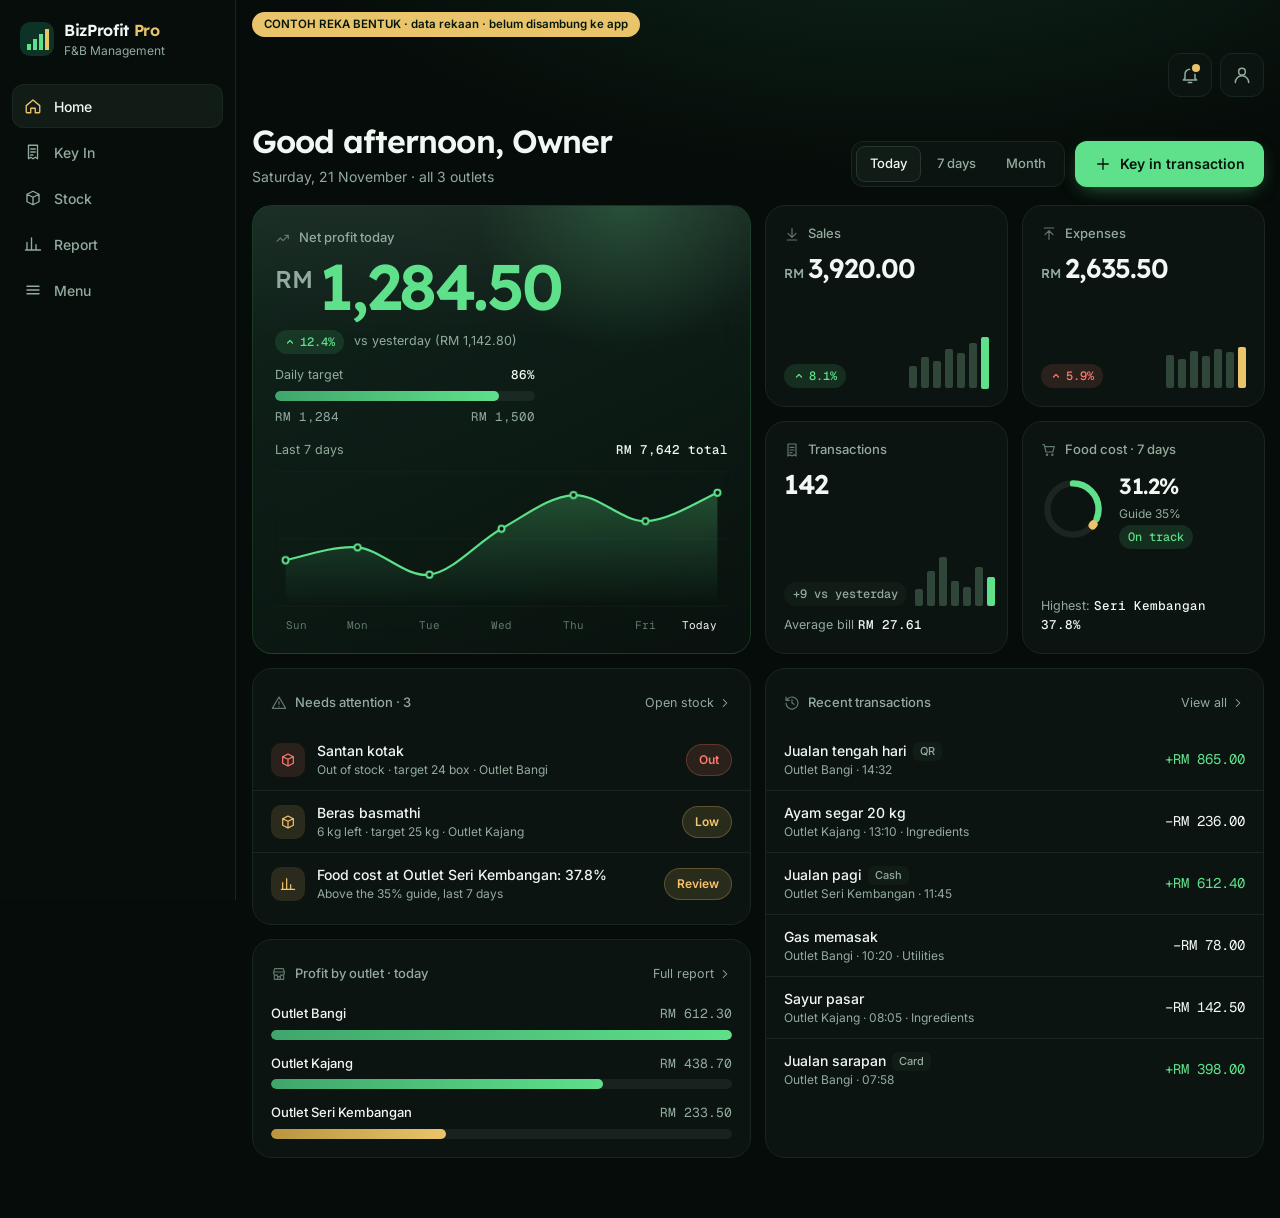
<file: design/concept-3-skills.html>
<!doctype html>
<html lang="en">
<head>
<meta charset="utf-8">
<meta name="viewport" content="width=device-width,initial-scale=1,viewport-fit=cover">
<meta name="theme-color" content="#070d0a">
<title>BizProfit Concept 3</title>
<meta name="description" content="Contoh reka bentuk Home BizProfit Pro menggunakan skill ui-ux-pro-max dan taste-skill. Data rekaan.">
<link rel="preconnect" href="https://fonts.googleapis.com">
<link rel="preconnect" href="https://fonts.gstatic.com" crossorigin>
<link rel="stylesheet" href="https://fonts.googleapis.com/css2?family=Inter:wght@400;500;600&family=Lexend:wght@500;600&family=Geist+Mono:wght@400;500&display=swap">
<style>
/* =====================================================================
   BizProfit Pro · Konsep 3 (contoh, belum masuk app)
   Skill: ui-ux-pro-max (bento grid, glass pada kad utama, stagger masuk,
   bullet chart untuk sasaran, peraturan a11y) + taste-skill (satu sistem,
   hover lift 2px, tekan = step, hero masuk sekali, tiada fade on scroll,
   tiada tilt, tiada ungu).
   Warna kekal identiti BizProfit: emerald neutral, mint = wang masuk,
   emas = jenama, merah = masalah.
   ===================================================================== */
:root {
  color-scheme: dark;
  --bg: #060c09;
  --panel: #0b1410;
  --raise: #111c17;
  --line: #1a2620;
  --line-2: #26372e;
  --text: #f1f8f3;
  --muted: #93ab9e;
  --faint: #62786b;
  --mint: #5fe08a;
  --mint-2: #3fa66b;
  --mint-soft: rgba(95, 224, 138, .12);
  --gold: #e9c46a;
  --gold-soft: rgba(233, 196, 106, .14);
  --red: #ff7a6b;
  --red-soft: rgba(255, 122, 107, .13);
  --amber: #f7c56b;
  --amber-soft: rgba(247, 197, 107, .13);
  --r-lg: 20px; --r-md: 14px; --r-sm: 10px;
  --gap: 14px;
  --font: "Inter", system-ui, -apple-system, "Segoe UI", Roboto, sans-serif;
  --display: "Lexend", var(--font);
  --mono: "Geist Mono", ui-monospace, SFMono-Regular, Menlo, monospace;
  --ease-out: cubic-bezier(.22, 1, .36, 1);
  --side-w: 236px;
  --tab-h: 64px;
}
* { box-sizing: border-box; }
html, body { margin: 0; }
body {
  min-height: 100dvh; font-family: var(--font); font-size: 14px; line-height: 1.5;
  color: var(--text); -webkit-font-smoothing: antialiased;
  background:
    radial-gradient(900px 420px at 70% -120px, rgba(47, 138, 99, .22), transparent 70%) no-repeat,
    var(--bg);
}
svg { width: 20px; height: 20px; fill: none; stroke: currentColor; stroke-width: 1.8; stroke-linecap: round; stroke-linejoin: round; flex: none; }
a { color: inherit; }
button { font: inherit; color: inherit; cursor: pointer; -webkit-tap-highlight-color: transparent; }
:focus-visible { outline: 2px solid var(--gold); outline-offset: 2px; border-radius: 8px; }
.num { font-family: var(--mono); font-variant-numeric: tabular-nums; }
.sr { position: absolute; width: 1px; height: 1px; overflow: hidden; clip: rect(0 0 0 0); white-space: nowrap; }

/* Jalur contoh */
.demo-note {
  margin: 12px 0 0; display: inline-block; padding: 4px 12px; border-radius: 999px;
  font-size: 11.5px; color: #05170d; background: var(--gold); font-weight: 600;
}

/* ---------- Rangka ---------- */
.shell { padding-bottom: calc(var(--tab-h) + env(safe-area-inset-bottom) + 24px); }
.main { width: min(1120px, 100%); margin-inline: auto; padding: 0 16px; }

.side {
  position: fixed; left: 0; right: 0; bottom: 0; z-index: 30;
  display: grid; grid-auto-flow: column; grid-auto-columns: 1fr;
  padding: 6px 8px calc(6px + env(safe-area-inset-bottom));
  background: rgba(11, 20, 16, .88); border-top: 1px solid var(--line);
  backdrop-filter: blur(14px); -webkit-backdrop-filter: blur(14px);
}
.side .brand { display: none; }
.tab {
  display: grid; justify-items: center; align-content: center; gap: 3px; min-height: 50px; padding: 4px 2px;
  border-radius: 12px; color: var(--muted); text-decoration: none; font-size: 11px; font-weight: 500;
  transition: color .2s, background-color .2s;
}
.tab svg { width: 21px; height: 21px; }
.tab[aria-current="page"] { color: var(--text); }
.tab[aria-current="page"] svg { color: var(--gold); }
.tab:active { transform: scale(.96); }

.brand { display: flex; align-items: center; gap: 10px; }
.logo {
  width: 34px; height: 34px; border-radius: 10px; flex: none;
  background:
    linear-gradient(var(--mint), var(--mint)) 7px 22px / 4px 6px no-repeat,
    linear-gradient(var(--mint), var(--mint)) 13px 17px / 4px 11px no-repeat,
    linear-gradient(var(--mint), var(--mint)) 19px 12px / 4px 16px no-repeat,
    linear-gradient(var(--gold), var(--gold)) 25px 7px / 4px 21px no-repeat,
    #0d3326;
}
.brand-name { margin: 0; font-family: var(--display); font-size: 16px; font-weight: 600; letter-spacing: -.02em; }
.brand-name span { color: var(--gold); }
.brand-sub { margin: 0; font-size: 12px; color: var(--muted); }

.top { display: flex; justify-content: space-between; align-items: center; gap: 12px; padding-top: 16px; }
.top-actions { display: flex; gap: 8px; }
.icon-btn {
  position: relative; display: grid; place-items: center; width: 44px; height: 44px; border-radius: 12px;
  background: var(--panel); border: 1px solid var(--line); color: var(--muted);
  transition: color .2s, border-color .2s, transform .15s;
}
.icon-btn:hover { color: var(--text); border-color: var(--line-2); }
.icon-btn:active { transform: scale(.95); }
.icon-btn .dot { position: absolute; top: 10px; right: 11px; width: 8px; height: 8px; border-radius: 50%; background: var(--gold); box-shadow: 0 0 0 2px var(--panel); }

.head { display: flex; flex-wrap: wrap; justify-content: space-between; align-items: flex-end; gap: 14px; margin: 26px 0 18px; }
.greet { margin: 0; font-family: var(--display); font-size: clamp(24px, 3.2vw, 32px); font-weight: 600; letter-spacing: -.03em; line-height: 1.15; }
.greet-sub { margin: 6px 0 0; color: var(--muted); font-size: 14px; }
.head-actions { display: flex; flex-wrap: wrap; gap: 10px; }

.seg {
  display: inline-flex; padding: 4px; gap: 2px; border-radius: 12px; background: var(--panel); border: 1px solid var(--line);
}
.seg button {
  min-height: 36px; padding: 0 14px; border: 0; border-radius: 9px; background: transparent; color: var(--muted); font-size: 13px; font-weight: 500;
  transition: background-color .2s, color .2s;
}
.seg button[aria-pressed="true"] { background: var(--raise); color: var(--text); box-shadow: inset 0 0 0 1px var(--line-2); }
.seg button:hover { color: var(--text); }

.btn {
  display: inline-flex; align-items: center; justify-content: center; gap: 8px; min-height: 44px; padding: 0 18px;
  border-radius: 12px; border: 1px solid transparent; font-weight: 600; font-size: 14px; text-decoration: none;
  transition: transform .15s var(--ease-out), box-shadow .2s, background-color .2s;
}
.btn svg { width: 18px; height: 18px; }
.btn.primary { background: var(--mint); color: #04150b; box-shadow: 0 6px 20px -8px rgba(95, 224, 138, .6); }
.btn.primary:hover { transform: translateY(-1px); box-shadow: 0 10px 26px -8px rgba(95, 224, 138, .7); }
.btn:active { transform: translateY(0) scale(.97); }

/* ---------- Bento ---------- */
.bento {
  display: grid; gap: var(--gap);
  grid-template-columns: repeat(4, minmax(0, 1fr));
  grid-template-areas:
    "hero hero sales exp"
    "hero hero tx    fc"
    "attn attn recent recent"
    "outlet outlet recent recent";
}
.card {
  position: relative; min-width: 0; border-radius: var(--r-lg); background: var(--panel); border: 1px solid var(--line);
  padding: 18px; transition: transform .25s var(--ease-out), border-color .25s, box-shadow .25s;
}
a.card { text-decoration: none; display: block; }
a.card.kpi { display: flex; }
a.card:hover { transform: translateY(-2px); border-color: var(--line-2); box-shadow: 0 14px 30px -18px rgba(0, 0, 0, .8); }
a.card:active { transform: translateY(0) scale(.99); }
.card h2 { margin: 0; font-size: 13px; font-weight: 500; color: var(--muted); display: flex; align-items: center; gap: 8px; }
.card h2 svg { width: 16px; height: 16px; color: var(--faint); }
.card-head { display: flex; justify-content: space-between; align-items: center; gap: 10px; }
.more { font-size: 12.5px; color: var(--muted); text-decoration: none; display: inline-flex; align-items: center; gap: 4px; min-height: 32px; }
.more svg { width: 14px; height: 14px; transition: transform .2s var(--ease-out); }
.more:hover { color: var(--text); }
.more:hover svg { transform: translateX(2px); }

/* Kad utama: profit (glass) */
.hero-card {
  grid-area: hero; padding: 22px 22px 18px; overflow: hidden; isolation: isolate;
  background: linear-gradient(155deg, rgba(19, 44, 33, .78), rgba(11, 20, 16, .72));
  border-color: rgba(95, 224, 138, .16);
  backdrop-filter: blur(16px); -webkit-backdrop-filter: blur(16px);
  display: flex; flex-direction: column; gap: 14px;
}
.hero-card::before {
  content: ""; position: absolute; z-index: -1; inset: -40% -10% auto auto; width: 70%; aspect-ratio: 1;
  background: radial-gradient(circle, rgba(95, 224, 138, .2), transparent 62%);
}
.hero-card::after {
  content: ""; position: absolute; z-index: -1; inset: 0; border-radius: inherit; pointer-events: none;
  background: linear-gradient(180deg, rgba(255, 255, 255, .05), transparent 30%);
}
.hero-top { display: flex; justify-content: space-between; align-items: flex-start; gap: 12px; flex-wrap: wrap; }
.big {
  margin: 6px 0 0; font-family: var(--display); font-weight: 600; letter-spacing: -.04em; line-height: 1;
  font-size: clamp(40px, 6.2vw, 64px); color: var(--mint); font-variant-numeric: tabular-nums; white-space: nowrap;
}
.big small { font-size: .38em; letter-spacing: 0; color: var(--muted); font-weight: 500; margin-right: 6px; vertical-align: .9em; }
.chg {
  display: inline-flex; align-items: center; gap: 4px; padding: 3px 9px; border-radius: 999px;
  font-family: var(--mono); font-size: 12px; font-weight: 500; white-space: nowrap;
}
.chg svg { width: 12px; height: 12px; stroke-width: 2.4; }
.chg.good { color: var(--mint); background: var(--mint-soft); }
.chg.bad { color: var(--red); background: var(--red-soft); }
.chg.flat { color: var(--muted); background: var(--raise); }
.hero-meta { display: flex; flex-wrap: wrap; align-items: center; gap: 10px; margin-top: 12px; color: var(--muted); font-size: 12.5px; }

/* Sasaran (bullet chart) */
.target { display: grid; gap: 7px; min-width: 200px; flex: 0 1 260px; }
.target-row { display: flex; justify-content: space-between; font-size: 12.5px; color: var(--muted); }
.target-row b { color: var(--text); font-weight: 500; }
.bar { position: relative; height: 10px; border-radius: 99px; background: rgba(255, 255, 255, .06); overflow: hidden; }
.bar i { position: absolute; inset: 0 auto 0 0; width: var(--w); border-radius: inherit; background: linear-gradient(90deg, var(--mint-2), var(--mint)); transform-origin: left; }
.bar.gold i { background: linear-gradient(90deg, #b9953f, var(--gold)); }

/* Graf 7 hari */
.chart-wrap { position: relative; flex: 1; min-height: 170px; display: flex; flex-direction: column; }
.readout { display: flex; justify-content: space-between; align-items: baseline; gap: 8px; font-size: 12.5px; color: var(--muted); min-height: 20px; }
.readout b { color: var(--text); font-family: var(--mono); font-weight: 500; }
.chart { width: 100%; height: 100%; flex: 1; min-height: 150px; display: block; overflow: visible; }
.chart .grid line { stroke: rgba(255, 255, 255, .05); stroke-width: 1; }
.chart .area { fill: url(#areaFill); stroke: none; }
.chart .line { fill: none; stroke: var(--mint); stroke-width: 2.2; }
.chart .pt { fill: var(--bg); stroke: var(--mint); stroke-width: 2; transition: r .15s; }
.chart .hit { fill: transparent; stroke: none; cursor: pointer; outline: none; }
.chart .hit:focus-visible + .pt, .chart .pt.on { r: 5.5; fill: var(--mint); }
.chart .guide { stroke: rgba(95, 224, 138, .35); stroke-dasharray: 3 4; stroke-width: 1; opacity: 0; transition: opacity .15s; }
.chart .guide.on { opacity: 1; }
.days { position: relative; height: 18px; margin-top: 6px; font-family: var(--mono); font-size: 11px; color: var(--faint); }
.days span { position: absolute; transform: translateX(-50%); }
.days span:first-child { transform: none; } .days span:last-child { transform: translateX(-100%); color: var(--text); }

/* Kad KPI kecil */
.kpi { display: flex; flex-direction: column; gap: 10px; }
.kpi .val { margin: 0; font-family: var(--display); font-weight: 600; font-size: clamp(22px, 2.3vw, 27px); letter-spacing: -.03em; line-height: 1.1; font-variant-numeric: tabular-nums; white-space: nowrap; }
.kpi .val small { font-size: 13px; color: var(--muted); font-weight: 500; margin-right: 4px; letter-spacing: 0; }
.kpi .foot { display: flex; justify-content: space-between; align-items: flex-end; gap: 8px; margin-top: auto; }
.kpi .note { margin: 0; font-size: 12.5px; color: var(--muted); }
.kpi .note b { color: var(--text); font-weight: 500; font-family: var(--mono); }
.mini { display: flex; align-items: flex-end; gap: 4px; height: 56px; }
.mini i { width: 8px; border-radius: 2px; background: #2f4639; height: var(--h); transform-origin: bottom; }
.mini i:last-child { background: var(--mint); }
.mini.out i:last-child { background: var(--gold); }
.sales { grid-area: sales; } .exp { grid-area: exp; } .tx { grid-area: tx; } .fc { grid-area: fc; }

/* Gelang food cost */
.ring-row { display: flex; align-items: center; gap: 14px; }
.ring { width: 64px; height: 64px; flex: none; transform: rotate(-90deg); }
.ring circle { fill: none; stroke-width: 7; }
.ring .track { stroke: rgba(255, 255, 255, .07); }
.ring .prog { stroke: var(--mint); stroke-linecap: round; }
.ring .limit { stroke: var(--gold); stroke-width: 9; }
.ring-txt { display: grid; gap: 2px; font-size: 12px; color: var(--muted); }
.ring-txt b { font-family: var(--display); color: var(--text); font-size: 22px; font-weight: 600; letter-spacing: -.02em; }

/* Senarai */
.attn { grid-area: attn; } .recent { grid-area: recent; } .outlet { grid-area: outlet; }
.rows { list-style: none; margin: 10px -18px -8px; padding: 0; }
.rows li { display: grid; grid-template-columns: auto minmax(0, 1fr) auto; gap: 12px; align-items: center; padding: 11px 18px; border-top: 1px solid var(--line); }
.rows li:first-child { border-top: 0; }
.rows.plain li { grid-template-columns: minmax(0, 1fr) auto; }
.rows .t { font-weight: 500; overflow: hidden; text-overflow: ellipsis; white-space: nowrap; }
.rows .m { color: var(--muted); font-size: 12px; overflow: hidden; text-overflow: ellipsis; white-space: nowrap; }
.ic { width: 34px; height: 34px; border-radius: 10px; display: grid; place-items: center; }
.ic svg { width: 16px; height: 16px; }
.ic.crit { background: var(--red-soft); color: var(--red); }
.ic.warn { background: var(--amber-soft); color: var(--amber); }
.pill { display: inline-flex; align-items: center; min-height: 32px; padding: 0 12px; border-radius: 999px; font-size: 12px; font-weight: 600; text-decoration: none; border: 1px solid transparent; transition: transform .15s, background-color .2s; }
.pill.crit { color: var(--red); background: var(--red-soft); border-color: rgba(255, 122, 107, .25); }
.pill.warn { color: var(--amber); background: var(--amber-soft); border-color: rgba(247, 197, 107, .25); }
a.pill:hover { transform: translateY(-1px); }
a.pill:active { transform: scale(.96); }
.amt { font-family: var(--mono); font-variant-numeric: tabular-nums; white-space: nowrap; text-align: right; }
.amt.in { color: var(--mint); }
.tag { display: inline-block; padding: 1px 7px; margin-left: 6px; border-radius: 6px; background: var(--raise); color: var(--muted); font-size: 11px; font-weight: 500; vertical-align: 1px; }

.outlets { display: grid; gap: 14px; margin-top: 14px; }
.o-row { display: grid; gap: 6px; }
.o-top { display: flex; justify-content: space-between; gap: 8px; font-size: 13px; }
.o-top span:last-child { font-family: var(--mono); color: var(--muted); }
.o-top b { font-weight: 500; }

/* ---------- Masuk (sekali, bila page dibuka) ---------- */
.enter { opacity: 0; transform: translateY(14px) scale(.985); }
.ready .enter { animation: rise .6s var(--ease-out) forwards; animation-delay: calc(var(--i, 0) * 60ms); }
@keyframes rise { to { opacity: 1; transform: none; } }
.ready .bar i { animation: grow 1s .35s var(--ease-out) both; }
.ready .mini i { animation: growY .7s var(--ease-out) both; animation-delay: calc(.3s + var(--k, 0) * 40ms); }
@keyframes grow { from { transform: scaleX(0); } }
@keyframes growY { from { transform: scaleY(0); } }
.chart .line { stroke-dasharray: var(--len, 1200); stroke-dashoffset: var(--len, 1200); }
.ready .chart .line { animation: draw 1.3s .25s var(--ease-out) forwards; }
.chart .area, .chart .pt { opacity: 0; }
.ready .chart .area { animation: fade .8s .9s ease forwards; }
.ready .chart .pt { animation: fade .3s ease forwards; animation-delay: calc(.5s + var(--k, 0) * 90ms); }
@keyframes draw { to { stroke-dashoffset: 0; } }
@keyframes fade { to { opacity: 1; } }
.ring .prog { transition: stroke-dashoffset 1.2s .4s var(--ease-out); }

@media (prefers-reduced-motion: reduce) {
  *, *::before, *::after { animation: none !important; transition: none !important; }
  .enter, .chart .area, .chart .pt { opacity: 1; transform: none; }
  .chart .line { stroke-dashoffset: 0; }
}

/* ---------- Responsif ---------- */
@media (max-width: 1023px) {
  .bento {
    grid-template-columns: repeat(2, minmax(0, 1fr));
    grid-template-areas: "hero hero" "sales exp" "tx fc" "attn attn" "recent recent" "outlet outlet";
  }
  .hero-card { min-height: 380px; }
}
@media (max-width: 560px) {
  .main { padding: 0 16px; }
  .card { padding: 16px; border-radius: 18px; }
  .rows { margin-inline: -16px; }
  .rows li { padding-inline: 16px; }
  .hero-card { padding: 18px 16px 14px; min-height: 360px; }
  .target { flex-basis: 100%; }
  .head-actions { width: 100%; }
  .head-actions .btn { flex: 1; }
  .seg { width: 100%; } .seg button { flex: 1; }
  .kpi .foot .mini { height: 34px; }
  .kpi .foot .mini i { width: 5px; }
  .ring-row { flex-direction: column; align-items: flex-start; gap: 10px; }
  .ring { width: 54px; height: 54px; }
  .exp .foot .mini, .tx .foot .mini { display: none; }
}
@media (min-width: 1024px) {
  .shell { padding-bottom: 40px; padding-left: var(--side-w); }
  .side {
    top: 0; right: auto; width: var(--side-w); bottom: 0; grid-auto-flow: row; grid-auto-rows: max-content;
    align-content: start; gap: 2px; padding: 18px 12px; background: rgba(8, 15, 12, .6);
    border-top: 0; border-right: 1px solid var(--line);
  }
  .side .brand { display: flex; padding: 0 8px 22px; }
  .tab { display: flex; align-items: center; gap: 12px; min-height: 44px; padding: 0 12px; font-size: 14px; }
  .tab svg { width: 18px; height: 18px; }
  .tab:hover { background: var(--raise); color: var(--text); }
  .tab[aria-current="page"] { background: var(--raise); box-shadow: inset 0 0 0 1px var(--line); }
  .top .brand { visibility: hidden; }
}
</style>
</head>
<body>
<div class="shell">
  <nav class="side" aria-label="Main menu">
    <div class="brand"><div class="logo" aria-hidden="true"></div><div><p class="brand-name">BizProfit <span>Pro</span></p><p class="brand-sub">F&amp;B Management</p></div></div>
    <a class="tab" href="#" aria-current="page"><svg aria-hidden="true"><use href="#i-home"/></svg>Home</a>
    <a class="tab" href="#"><svg aria-hidden="true"><use href="#i-receipt"/></svg>Key In</a>
    <a class="tab" href="#"><svg aria-hidden="true"><use href="#i-box"/></svg>Stock</a>
    <a class="tab" href="#"><svg aria-hidden="true"><use href="#i-chart"/></svg>Report</a>
    <a class="tab" href="#"><svg aria-hidden="true"><use href="#i-menu"/></svg>Menu</a>
  </nav>

  <div class="main">
    <p class="demo-note">CONTOH REKA BENTUK · data rekaan · belum disambung ke app</p>
    <header class="top">
      <div class="brand"><div class="logo" aria-hidden="true"></div><div><p class="brand-name">BizProfit <span>Pro</span></p><p class="brand-sub">Warung Selera Kampung</p></div></div>
      <div class="top-actions">
        <button class="icon-btn" type="button" aria-label="Notifications, 3 new"><svg aria-hidden="true"><use href="#i-bell"/></svg><span class="dot"></span></button>
        <button class="icon-btn" type="button" aria-label="Account"><svg aria-hidden="true"><use href="#i-user"/></svg></button>
      </div>
    </header>

    <div class="head enter" style="--i:0">
      <div>
        <h1 class="greet">Good afternoon, Owner</h1>
        <p class="greet-sub">Saturday, 21 November · all 3 outlets</p>
      </div>
      <div class="head-actions">
        <div class="seg" role="group" aria-label="Period">
          <button type="button" aria-pressed="true">Today</button>
          <button type="button" aria-pressed="false">7 days</button>
          <button type="button" aria-pressed="false">Month</button>
        </div>
        <a class="btn primary" href="#"><svg aria-hidden="true"><use href="#i-plus"/></svg>Key in transaction</a>
      </div>
    </div>

    <main class="bento" aria-label="Today at a glance">
      <!-- Profit -->
      <section class="card hero-card enter" style="--i:1" aria-labelledby="h-profit">
        <div class="hero-top">
          <div>
            <h2 id="h-profit"><svg aria-hidden="true"><use href="#i-spark"/></svg>Net profit today</h2>
            <p class="big"><small>RM</small><span data-count="1284.50">0.00</span></p>
            <div class="hero-meta">
              <span class="chg good"><svg aria-hidden="true"><use href="#i-up"/></svg>12.4%</span>
              <span>vs yesterday (RM 1,142.80)</span>
            </div>
          </div>
          <div class="target">
            <div class="target-row"><span>Daily target</span><b class="num">86%</b></div>
            <div class="bar" role="img" aria-label="86% of the RM 1,500 daily target"><i style="--w:86%"></i></div>
            <div class="target-row"><span class="num">RM 1,284</span><span class="num">RM 1,500</span></div>
          </div>
        </div>

        <div class="chart-wrap">
          <div class="readout" aria-live="polite"><span id="ro-day">Last 7 days</span><b id="ro-val">RM 7,642 total</b></div>
          <svg class="chart" id="chart" viewBox="0 0 600 190" preserveAspectRatio="none" role="group" aria-label="Net profit, last 7 days">
            <defs>
              <linearGradient id="areaFill" x1="0" y1="0" x2="0" y2="1">
                <stop offset="0" stop-color="#5fe08a" stop-opacity=".28"/>
                <stop offset="1" stop-color="#5fe08a" stop-opacity="0"/>
              </linearGradient>
            </defs>
          </svg>
          <div class="days" id="days" aria-hidden="true"></div>
        </div>
      </section>

      <!-- KPI -->
      <a class="card kpi sales enter" style="--i:2" href="#" aria-label="Sales today RM 3,920.00, up 8.1%">
        <h2><svg aria-hidden="true"><use href="#i-in"/></svg>Sales</h2>
        <p class="val"><small>RM</small><span data-count="3920">0.00</span></p>
        <div class="foot"><span class="chg good"><svg aria-hidden="true"><use href="#i-up"/></svg>8.1%</span>
          <span class="mini" aria-hidden="true"><i style="--h:40%;--k:0"></i><i style="--h:55%;--k:1"></i><i style="--h:48%;--k:2"></i><i style="--h:70%;--k:3"></i><i style="--h:62%;--k:4"></i><i style="--h:80%;--k:5"></i><i style="--h:92%;--k:6"></i></span></div>
      </a>
      <a class="card kpi exp enter" style="--i:3" href="#" aria-label="Expenses today RM 2,635.50, up 5.9%">
        <h2><svg aria-hidden="true"><use href="#i-out"/></svg>Expenses</h2>
        <p class="val"><small>RM</small><span data-count="2635.5">0.00</span></p>
        <div class="foot"><span class="chg bad"><svg aria-hidden="true"><use href="#i-up"/></svg>5.9%</span>
          <span class="mini out" aria-hidden="true"><i style="--h:60%;--k:0"></i><i style="--h:52%;--k:1"></i><i style="--h:66%;--k:2"></i><i style="--h:58%;--k:3"></i><i style="--h:70%;--k:4"></i><i style="--h:64%;--k:5"></i><i style="--h:74%;--k:6"></i></span></div>
      </a>
      <a class="card kpi tx enter" style="--i:4" href="#" aria-label="142 transactions today, 9 more than yesterday, average bill RM 27.61">
        <h2><svg aria-hidden="true"><use href="#i-receipt"/></svg>Transactions</h2>
        <p class="val"><span data-count="142" data-int>0</span></p>
        <div class="foot"><span class="chg flat">+9 vs yesterday</span>
          <span class="mini" aria-hidden="true"><i style="--h:30%;--k:0"></i><i style="--h:62%;--k:1"></i><i style="--h:88%;--k:2"></i><i style="--h:45%;--k:3"></i><i style="--h:35%;--k:4"></i><i style="--h:70%;--k:5"></i><i style="--h:52%;--k:6"></i></span></div>
        <p class="note">Average bill <b>RM 27.61</b></p>
      </a>
      <a class="card kpi fc enter" style="--i:5" href="#" aria-label="Food cost 31.2%, under the 35% guide">
        <h2><svg aria-hidden="true"><use href="#i-cart"/></svg>Food cost · 7 days</h2>
        <div class="ring-row">
          <svg class="ring" viewBox="0 0 70 70" aria-hidden="true">
            <circle class="track" cx="35" cy="35" r="28"/>
            <circle class="prog" id="ringProg" cx="35" cy="35" r="28" stroke-dasharray="175.9" stroke-dashoffset="175.9"/>
            <circle class="limit" cx="35" cy="35" r="28" stroke-dasharray="1.4 174.5" stroke-dashoffset="-61.6"/>
          </svg>
          <div class="ring-txt"><b class="num">31.2%</b><span>Guide 35%</span><span class="chg good" style="justify-self:start">On track</span></div>
        </div>
        <p class="note" style="margin-top:auto">Highest: <b>Seri Kembangan 37.8%</b></p>
      </a>

      <!-- Perlu perhatian -->
      <section class="card attn enter" style="--i:6" aria-labelledby="h-attn">
        <div class="card-head"><h2 id="h-attn"><svg aria-hidden="true"><use href="#i-alert"/></svg>Needs attention · 3</h2><a class="more" href="#">Open stock<svg aria-hidden="true"><use href="#i-right"/></svg></a></div>
        <ul class="rows">
          <li><span class="ic crit" aria-hidden="true"><svg><use href="#i-box"/></svg></span>
            <div style="min-width:0"><div class="t">Santan kotak</div><div class="m">Out of stock · target 24 box · Outlet Bangi</div></div>
            <span class="pill crit">Out</span></li>
          <li><span class="ic warn" aria-hidden="true"><svg><use href="#i-box"/></svg></span>
            <div style="min-width:0"><div class="t">Beras basmathi</div><div class="m">6 kg left · target 25 kg · Outlet Kajang</div></div>
            <span class="pill warn">Low</span></li>
          <li><span class="ic warn" aria-hidden="true"><svg><use href="#i-chart"/></svg></span>
            <div style="min-width:0"><div class="t">Food cost at Outlet Seri Kembangan: 37.8%</div><div class="m">Above the 35% guide, last 7 days</div></div>
            <a class="pill warn" href="#">Review</a></li>
        </ul>
      </section>

      <!-- Transaksi terkini -->
      <section class="card recent enter" style="--i:7" aria-labelledby="h-recent">
        <div class="card-head"><h2 id="h-recent"><svg aria-hidden="true"><use href="#i-history"/></svg>Recent transactions</h2><a class="more" href="#">View all<svg aria-hidden="true"><use href="#i-right"/></svg></a></div>
        <ul class="rows plain">
          <li><div style="min-width:0"><div class="t">Jualan tengah hari<span class="tag">QR</span></div><div class="m">Outlet Bangi · 14:32</div></div><div class="amt in">+RM 865.00</div></li>
          <li><div style="min-width:0"><div class="t">Ayam segar 20 kg</div><div class="m">Outlet Kajang · 13:10 · Ingredients</div></div><div class="amt">−RM 236.00</div></li>
          <li><div style="min-width:0"><div class="t">Jualan pagi<span class="tag">Cash</span></div><div class="m">Outlet Seri Kembangan · 11:45</div></div><div class="amt in">+RM 612.40</div></li>
          <li><div style="min-width:0"><div class="t">Gas memasak</div><div class="m">Outlet Bangi · 10:20 · Utilities</div></div><div class="amt">−RM 78.00</div></li>
          <li><div style="min-width:0"><div class="t">Sayur pasar</div><div class="m">Outlet Kajang · 08:05 · Ingredients</div></div><div class="amt">−RM 142.50</div></li>
          <li><div style="min-width:0"><div class="t">Jualan sarapan<span class="tag">Card</span></div><div class="m">Outlet Bangi · 07:58</div></div><div class="amt in">+RM 398.00</div></li>
        </ul>
      </section>

      <!-- Prestasi outlet -->
      <section class="card outlet enter" style="--i:8" aria-labelledby="h-outlet">
        <div class="card-head"><h2 id="h-outlet"><svg aria-hidden="true"><use href="#i-store"/></svg>Profit by outlet · today</h2><a class="more" href="#">Full report<svg aria-hidden="true"><use href="#i-right"/></svg></a></div>
        <div class="outlets">
          <div class="o-row"><div class="o-top"><b>Outlet Bangi</b><span>RM 612.30</span></div><div class="bar" role="img" aria-label="Outlet Bangi, RM 612.30"><i style="--w:100%"></i></div></div>
          <div class="o-row"><div class="o-top"><b>Outlet Kajang</b><span>RM 438.70</span></div><div class="bar" role="img" aria-label="Outlet Kajang, RM 438.70"><i style="--w:72%"></i></div></div>
          <div class="o-row"><div class="o-top"><b>Outlet Seri Kembangan</b><span>RM 233.50</span></div><div class="bar gold" role="img" aria-label="Outlet Seri Kembangan, RM 233.50"><i style="--w:38%"></i></div></div>
        </div>
      </section>
    </main>
  </div>
</div>

<!-- Ikon -->
<svg width="0" height="0" style="position:absolute" aria-hidden="true">
  <symbol id="i-home" viewBox="0 0 24 24"><path d="M3 11.5 12 4l9 7.5V20a1 1 0 0 1-1 1h-5v-6h-6v6H4a1 1 0 0 1-1-1z"/></symbol>
  <symbol id="i-receipt" viewBox="0 0 24 24"><path d="M6 3h12v18l-3-2-3 2-3-2-3 2zM9 8h6M9 12h6M9 16h3"/></symbol>
  <symbol id="i-box" viewBox="0 0 24 24"><path d="M12 3 4 7v10l8 4 8-4V7zM4 7l8 4 8-4M12 11v10"/></symbol>
  <symbol id="i-chart" viewBox="0 0 24 24"><path d="M4 20V10M10 20V4M16 20v-7M22 20H2"/></symbol>
  <symbol id="i-menu" viewBox="0 0 24 24"><path d="M4 7h16M4 12h16M4 17h16"/></symbol>
  <symbol id="i-bell" viewBox="0 0 24 24"><path d="M6 16V11a6 6 0 1 1 12 0v5l2 2H4zM10 21h4"/></symbol>
  <symbol id="i-user" viewBox="0 0 24 24"><path d="M12 12a4 4 0 1 0 0-8 4 4 0 0 0 0 8zM4 21a8 8 0 0 1 16 0"/></symbol>
  <symbol id="i-store" viewBox="0 0 24 24"><path d="M4 9 5.5 4h13L20 9M4 9h16v2a3 3 0 0 1-5 2 3 3 0 0 1-6 0 3 3 0 0 1-5-2zM5 13v7h14v-7M10 20v-4h4v4"/></symbol>
  <symbol id="i-cart" viewBox="0 0 24 24"><path d="M3 4h2l2.4 11h10.2L20 7H6.2M9 20a1 1 0 1 0 0-2 1 1 0 0 0 0 2zM17 20a1 1 0 1 0 0-2 1 1 0 0 0 0 2z"/></symbol>
  <symbol id="i-history" viewBox="0 0 24 24"><path d="M3 12a9 9 0 1 0 3-6.7L3 8M3 3v5h5M12 7v5l3 2"/></symbol>
  <symbol id="i-plus" viewBox="0 0 24 24"><path d="M12 5v14M5 12h14"/></symbol>
  <symbol id="i-right" viewBox="0 0 24 24"><path d="m9 6 6 6-6 6"/></symbol>
  <symbol id="i-up" viewBox="0 0 24 24"><path d="M7 14l5-5 5 5"/></symbol>
  <symbol id="i-in" viewBox="0 0 24 24"><path d="M12 4v13M6 11l6 6 6-6M5 21h14"/></symbol>
  <symbol id="i-out" viewBox="0 0 24 24"><path d="M12 20V7M6 13l6-6 6 6M5 3h14"/></symbol>
  <symbol id="i-alert" viewBox="0 0 24 24"><path d="M12 3 2 20h20zM12 10v4M12 17.5v.01"/></symbol>
  <symbol id="i-spark" viewBox="0 0 24 24"><path d="M3 17l5-5 4 4 8-8M15 8h5v5"/></symbol>
</svg>

<script>
(function () {
  var reduce = matchMedia('(prefers-reduced-motion: reduce)').matches;
  var fmt2 = new Intl.NumberFormat('en-MY', { minimumFractionDigits: 2, maximumFractionDigits: 2 });
  var fmt0 = new Intl.NumberFormat('en-MY');

  // ---- Graf profit 7 hari (data rekaan) ----
  var days = ['Sun', 'Mon', 'Tue', 'Wed', 'Thu', 'Fri', 'Sat'];
  var vals = [948, 1012, 876, 1105, 1273, 1143, 1285];
  var svg = document.getElementById('chart'), NS = 'http://www.w3.org/2000/svg';
  var W = 600, H = 190, padX = 14, top = 14, bot = 6;
  var max = Math.max.apply(null, vals) * 1.08, min = Math.min.apply(null, vals) * .82;
  var x = function (i) { return padX + i * (W - 2 * padX) / (vals.length - 1); };
  var y = function (v) { return top + (1 - (v - min) / (max - min)) * (H - top - bot); };
  function el(tag, attrs, parent) { var n = document.createElementNS(NS, tag); for (var k in attrs) n.setAttribute(k, attrs[k]); (parent || svg).appendChild(n); return n; }

  var g = el('g', { class: 'grid' });
  [0, .5, 1].forEach(function (f) { var yy = top + f * (H - top - bot); el('line', { x1: 0, x2: W, y1: yy, y2: yy }, g); });

  // Lengkung licin (Catmull-Rom → Bezier)
  var pts = vals.map(function (v, i) { return [x(i), y(v)]; });
  var d = 'M' + pts[0][0] + ' ' + pts[0][1];
  for (var i = 0; i < pts.length - 1; i++) {
    var p0 = pts[i - 1] || pts[i], p1 = pts[i], p2 = pts[i + 1], p3 = pts[i + 2] || p2;
    d += ' C' + (p1[0] + (p2[0] - p0[0]) / 6) + ' ' + (p1[1] + (p2[1] - p0[1]) / 6) + ',' + (p2[0] - (p3[0] - p1[0]) / 6) + ' ' + (p2[1] - (p3[1] - p1[1]) / 6) + ',' + p2[0] + ' ' + p2[1];
  }
  el('path', { class: 'area', d: d + ' L' + x(6) + ' ' + (H - bot) + ' L' + x(0) + ' ' + (H - bot) + ' Z' });
  var line = el('path', { class: 'line', d: d, 'vector-effect': 'non-scaling-stroke' });
  line.style.setProperty('--len', Math.ceil(line.getTotalLength() + 20));
  var guide = el('line', { class: 'guide', y1: top, y2: H - bot, x1: 0, x2: 0, 'vector-effect': 'non-scaling-stroke' });

  var roDay = document.getElementById('ro-day'), roVal = document.getElementById('ro-val');
  var dots = [];
  vals.forEach(function (v, i) {
    var label = days[i] + (i === 6 ? ' (today)' : '') + ': RM ' + fmt2.format(v);
    var hit = el('rect', { class: 'hit', x: x(i) - (W / 14), y: 0, width: W / 7, height: H, tabindex: 0, role: 'img', 'aria-label': label });
    var dot = el('circle', { class: 'pt', cx: x(i), cy: y(v), r: 4, 'vector-effect': 'non-scaling-stroke' });
    dot.style.setProperty('--k', i); dots.push(dot);
    var lab = document.createElement('span'); lab.textContent = i === 6 ? 'Today' : days[i];
    lab.style.left = (x(i) / W * 100) + '%'; document.getElementById('days').appendChild(lab);
    function on() {
      dots.forEach(function (o) { o.classList.remove('on'); }); dot.classList.add('on');
      guide.setAttribute('x1', x(i)); guide.setAttribute('x2', x(i)); guide.classList.add('on');
      roDay.textContent = days[i] + (i === 6 ? ' · today' : '');
      roVal.textContent = 'RM ' + fmt2.format(v);
    }
    function off() { dot.classList.remove('on'); guide.classList.remove('on'); roDay.textContent = 'Last 7 days'; roVal.textContent = 'RM ' + fmt0.format(vals.reduce(function (a, b) { return a + b; }, 0)) + ' total'; }
    hit.addEventListener('pointerenter', on); hit.addEventListener('focus', on);
    hit.addEventListener('pointerleave', off); hit.addEventListener('blur', off);
  });
  // Bulatan atas garis, kotak sentuh di bawah: susun semula supaya hit di atas
  svg.querySelectorAll('.hit').forEach(function (h) { svg.appendChild(h); });

  // ---- Nombor naik (count-up) ----
  function countUp(node) {
    var to = parseFloat(node.dataset.count), isInt = node.hasAttribute('data-int');
    var f = isInt ? fmt0 : fmt2;
    if (reduce) { node.textContent = f.format(to); return; }
    var t0 = performance.now(), dur = 1100;
    (function step(t) {
      var p = Math.min(1, (t - t0) / dur), e = 1 - Math.pow(1 - p, 4);
      node.textContent = f.format(isInt ? Math.round(to * e) : to * e);
      if (p < 1) requestAnimationFrame(step);
    })(t0);
  }

  // ---- Segmen tempoh (contoh sahaja) ----
  document.querySelectorAll('.seg button').forEach(function (b, _, all) {
    b.addEventListener('click', function () { all.forEach(function (o) { o.setAttribute('aria-pressed', o === b); }); });
  });

  // ---- Mula ----
  requestAnimationFrame(function () {
    document.body.classList.add('ready');
    document.querySelectorAll('[data-count]').forEach(countUp);
    document.getElementById('ringProg').setAttribute('stroke-dashoffset', (175.9 * (1 - .312)).toFixed(1));
  });
})();
</script>
</body>
</html>
</file>
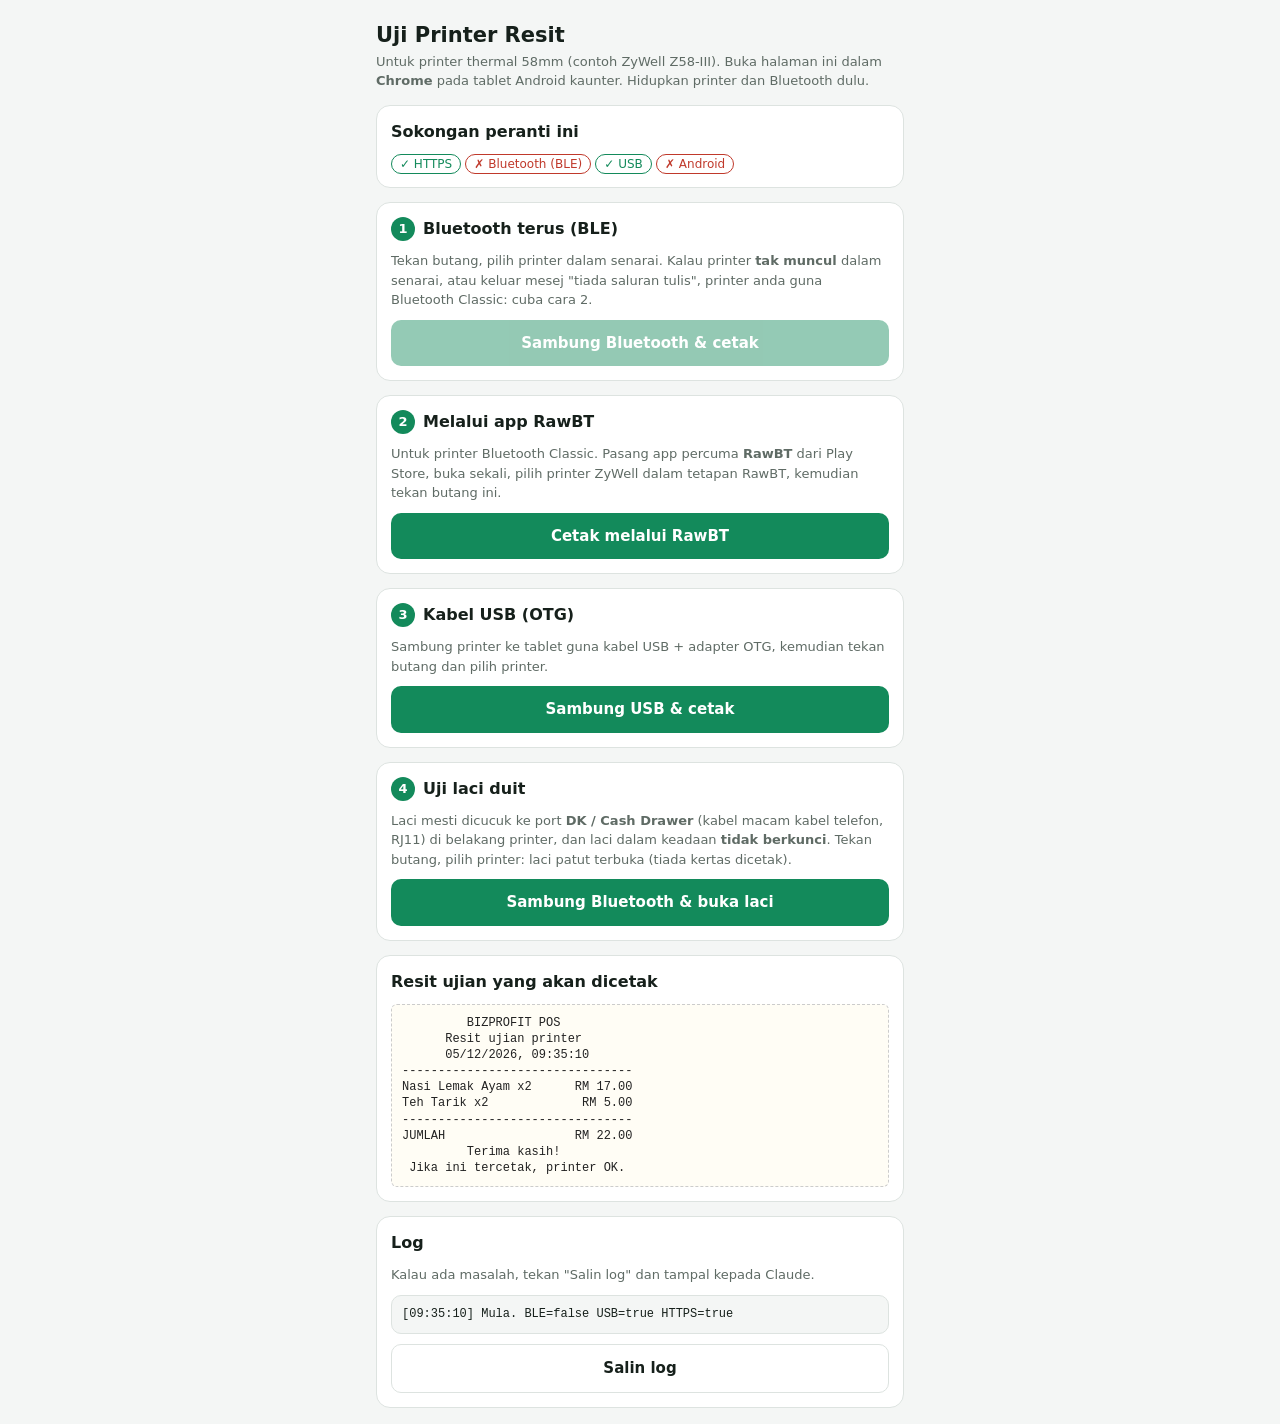
<file: pos/uji-printer.html>
<!doctype html>
<html lang="ms">
<head>
<meta charset="utf-8">
<meta name="viewport" content="width=device-width, initial-scale=1">
<title>Uji Printer · BizProfit POS</title>
<style>
  /* Halaman ujian berdiri sendiri: tiada login, tiada data, tiada sambungan ke Supabase. */
  :root { --bg: #f4f6f5; --card: #fff; --text: #16201b; --muted: #5f6b65; --line: #dde3e0; --mint: #138a5b; --bad: #c0392b; }
  @media (prefers-color-scheme: dark) { :root { --bg: #0f1713; --card: #18221d; --text: #e8efeb; --muted: #9aa8a1; --line: #2a3630; --mint: #2fbf86; --bad: #ff7a6b; } }
  * { box-sizing: border-box; }
  body { margin: 0; font: 15px/1.5 system-ui, -apple-system, "Segoe UI", Roboto, sans-serif; background: var(--bg); color: var(--text); }
  main { max-width: 560px; margin: 0 auto; padding: 16px; display: grid; gap: 14px; }
  h1 { font-size: 21px; margin: 4px 0 0; }
  p { margin: 0; }
  .muted { color: var(--muted); font-size: 13px; }
  .card { background: var(--card); border: 1px solid var(--line); border-radius: 14px; padding: 14px; display: grid; gap: 10px; }
  .card h2 { font-size: 16px; margin: 0; display: flex; gap: 8px; align-items: center; }
  .num { display: inline-grid; place-items: center; width: 24px; height: 24px; border-radius: 50%; background: var(--mint); color: #fff; font-size: 13px; }
  button, .btn { appearance: none; border: 0; border-radius: 10px; padding: 12px 14px; font: inherit; font-weight: 600; background: var(--mint); color: #fff; cursor: pointer; text-align: center; text-decoration: none; display: block; }
  button.ghost { background: transparent; color: var(--text); border: 1px solid var(--line); }
  button:disabled { opacity: .45; cursor: not-allowed; }
  .pill { font-size: 12px; padding: 2px 8px; border-radius: 99px; border: 1px solid var(--line); color: var(--muted); }
  .pill.ok { color: var(--mint); border-color: var(--mint); }
  .pill.no { color: var(--bad); border-color: var(--bad); }
  pre { margin: 0; white-space: pre-wrap; word-break: break-word; font: 12px/1.45 ui-monospace, Menlo, Consolas, monospace; background: var(--bg); border: 1px solid var(--line); border-radius: 10px; padding: 10px; max-height: 320px; overflow: auto; }
  .preview { font: 12px/1.35 ui-monospace, Menlo, Consolas, monospace; white-space: pre; overflow-x: auto; background: #fffdf5; color: #222; border-radius: 6px; padding: 10px; border: 1px dashed #ccc; }
</style>
</head>
<body>
<main>
  <header>
    <h1>Uji Printer Resit</h1>
    <p class="muted">Untuk printer thermal 58mm (contoh ZyWell Z58-III). Buka halaman ini dalam <b>Chrome</b> pada tablet Android kaunter. Hidupkan printer dan Bluetooth dulu.</p>
  </header>

  <section class="card">
    <h2>Sokongan peranti ini</h2>
    <div id="support" class="muted"></div>
  </section>

  <section class="card">
    <h2><span class="num">1</span> Bluetooth terus (BLE)</h2>
    <p class="muted">Tekan butang, pilih printer dalam senarai. Kalau printer <b>tak muncul</b> dalam senarai, atau keluar mesej "tiada saluran tulis", printer anda guna Bluetooth Classic: cuba cara 2.</p>
    <button id="btBle" type="button">Sambung Bluetooth &amp; cetak</button>
  </section>

  <section class="card">
    <h2><span class="num">2</span> Melalui app RawBT</h2>
    <p class="muted">Untuk printer Bluetooth Classic. Pasang app percuma <b>RawBT</b> dari Play Store, buka sekali, pilih printer ZyWell dalam tetapan RawBT, kemudian tekan butang ini.</p>
    <button id="btRaw" type="button">Cetak melalui RawBT</button>
  </section>

  <section class="card">
    <h2><span class="num">3</span> Kabel USB (OTG)</h2>
    <p class="muted">Sambung printer ke tablet guna kabel USB + adapter OTG, kemudian tekan butang dan pilih printer.</p>
    <button id="btUsb" type="button">Sambung USB &amp; cetak</button>
  </section>

  <section class="card">
    <h2><span class="num">4</span> Uji laci duit</h2>
    <p class="muted">Laci mesti dicucuk ke port <b>DK / Cash Drawer</b> (kabel macam kabel telefon, RJ11) di belakang printer, dan laci dalam keadaan <b>tidak berkunci</b>. Tekan butang, pilih printer: laci patut terbuka (tiada kertas dicetak).</p>
    <button id="btDrawer" type="button">Sambung Bluetooth &amp; buka laci</button>
  </section>

  <section class="card">
    <h2>Resit ujian yang akan dicetak</h2>
    <div class="preview" id="preview"></div>
  </section>

  <section class="card">
    <h2>Log</h2>
    <p class="muted">Kalau ada masalah, tekan "Salin log" dan tampal kepada Claude.</p>
    <pre id="log"></pre>
    <button id="btCopy" class="ghost" type="button">Salin log</button>
  </section>
</main>

<script>
// ===== Log =====
const logEl = document.getElementById('log');
function log(msg) {
  const tm = new Date().toLocaleTimeString('ms-MY', { timeZone: 'Asia/Kuala_Lumpur', hour12: false });
  logEl.textContent += `[${tm}] ${msg}\n`;
  logEl.scrollTop = logEl.scrollHeight;
}
document.getElementById('btCopy').onclick = async () => {
  const info = `UA: ${navigator.userAgent}\n`;
  try { await navigator.clipboard.writeText(info + logEl.textContent); log('Log disalin.'); }
  catch { log('Gagal salin. Tekan lama pada log untuk salin secara manual.'); }
};

// ===== Sokongan =====
const pill = (ok, label) => `<span class="pill ${ok ? 'ok' : 'no'}">${ok ? '✓' : '✗'} ${label}</span>`;
const hasBle = 'bluetooth' in navigator, hasUsb = 'usb' in navigator;
document.getElementById('support').innerHTML = [
  pill(window.isSecureContext, 'HTTPS'),
  pill(hasBle, 'Bluetooth (BLE)'),
  pill(hasUsb, 'USB'),
  pill(/Android/i.test(navigator.userAgent), 'Android')
].join(' ');
log(`Mula. BLE=${hasBle} USB=${hasUsb} HTTPS=${window.isSecureContext}`);
if (!hasBle) document.getElementById('btBle').disabled = true;
if (!hasUsb) document.getElementById('btUsb').disabled = true;

// ===== Resit (ESC/POS) =====
// 58mm = 32 aksara sebaris (font A). Hanya ASCII: printer murah tak kenal UTF-8.
const W = 32;
const ascii = s => s.normalize('NFKD').replace(/[^\x20-\x7E]/g, '');
const lr = (l, r) => { l = ascii(l); r = ascii(r); return l.slice(0, W - r.length - 1).padEnd(W - r.length) + r; };
const line = '-'.repeat(W);
function receiptLines() {
  const now = new Date().toLocaleString('en-GB', { timeZone: 'Asia/Kuala_Lumpur', hour12: false });
  return {
    head: ['BIZPROFIT POS'],
    sub: ['Resit ujian printer', now],
    body: [line, lr('Nasi Lemak Ayam x2', 'RM 17.00'), lr('Teh Tarik x2', 'RM 5.00'), line],
    total: lr('JUMLAH', 'RM 22.00'),
    foot: ['Terima kasih!', 'Jika ini tercetak, printer OK.']
  };
}
function buildReceipt() {
  const r = receiptLines(), out = [];
  const B = (...b) => out.push(...b);
  const T = s => out.push(...new TextEncoder().encode(ascii(s) + '\n'));
  B(0x1B, 0x40);                          // mula semula printer
  B(0x1B, 0x61, 0x01);                    // tengah
  B(0x1D, 0x21, 0x11, 0x1B, 0x45, 0x01);  // saiz besar + tebal
  r.head.forEach(T);
  B(0x1D, 0x21, 0x00, 0x1B, 0x45, 0x00);  // saiz biasa
  r.sub.forEach(T);
  B(0x1B, 0x61, 0x00);                    // kiri
  r.body.forEach(T);
  B(0x1B, 0x45, 0x01); T(r.total); B(0x1B, 0x45, 0x00);
  B(0x1B, 0x61, 0x01);
  r.foot.forEach(T);
  B(0x1B, 0x64, 0x04);                    // suap kertas 4 baris
  B(0x1D, 0x56, 0x42, 0x00);              // potong (diabaikan jika tiada pemotong)
  return new Uint8Array(out);
}
(function preview() {
  const r = receiptLines(), c = s => ascii(s).padStart(Math.floor((W + ascii(s).length) / 2)).padEnd(W);
  document.getElementById('preview').textContent =
    [...r.head.map(c), ...r.sub.map(c), ...r.body, r.total, ...r.foot.map(c)].join('\n');
})();

const sleep = ms => new Promise(res => setTimeout(res, ms));
const busy = (id, on, label) => { const b = document.getElementById(id); b.disabled = on; if (label) b.textContent = label; };

// ===== Cara 1: Bluetooth BLE =====
// UUID servis yang biasa digunakan printer thermal murah (mesti disenaraikan, kalau tak Chrome sembunyikan).
const BLE_SERVICES = [
  '000018f0-0000-1000-8000-00805f9b34fb', 'e7810a71-73ae-499d-8c15-faa9aef0c3f2',
  '49535343-fe7d-4ae5-8fa9-9fafd205e455', '0000ff00-0000-1000-8000-00805f9b34fb',
  '0000ffe0-0000-1000-8000-00805f9b34fb', '0000fee7-0000-1000-8000-00805f9b34fb',
  '0000ae30-0000-1000-8000-00805f9b34fb', '0000ae00-0000-1000-8000-00805f9b34fb'
];
// Arahan buka laci: ESC p untuk pin 2 dan pin 5 (sama dengan pos/js/printer.js).
const DRAWER = new Uint8Array([0x1B, 0x40, 0x1B, 0x70, 0x00, 0x19, 0xFA, 0x1B, 0x70, 0x01, 0x19, 0xFA]);
document.getElementById('btBle').onclick = () => bleSend('btBle', buildReceipt, 'resit');
document.getElementById('btDrawer').onclick = () => bleSend('btDrawer', () => DRAWER, 'arahan laci');
async function bleSend(btn, makeData, what) {
  const label = document.getElementById(btn).textContent;
  busy(btn, true, 'Menyambung…');
  let device;
  try {
    device = await navigator.bluetooth.requestDevice({ acceptAllDevices: true, optionalServices: BLE_SERVICES });
    log(`BLE: dipilih "${device.name || '(tiada nama)'}"`);
    const server = await device.gatt.connect();
    log('BLE: bersambung. Cari saluran tulis…');
    const services = await server.getPrimaryServices();
    log(`BLE: servis dijumpai: ${services.map(s => s.uuid).join(', ') || '(tiada)'}`);
    let ch = null;
    for (const s of services) {
      for (const c of await s.getCharacteristics()) {
        const p = c.properties;
        log(`  ${c.uuid} ${p.write ? 'write ' : ''}${p.writeWithoutResponse ? 'writeNoResp ' : ''}${p.notify ? 'notify' : ''}`);
        if (!ch && (p.writeWithoutResponse || p.write)) ch = c;
      }
    }
    if (!ch) throw new Error('Tiada saluran tulis. Printer ini mungkin Bluetooth Classic: cuba cara 2 (RawBT).');
    log(`BLE: guna ${ch.uuid}`);
    const data = makeData();
    const send = async size => {
      for (let i = 0; i < data.length; i += size) {
        const part = data.slice(i, i + size);
        if (ch.properties.writeWithoutResponse) await ch.writeValueWithoutResponse(part);
        else await ch.writeValueWithResponse(part);
        await sleep(20);
      }
    };
    try { await send(100); } catch (e) { log(`BLE: hantar 100 bait gagal (${e.message}), cuba 20 bait…`); await send(20); }
    log(`BLE: ✓ ${what} dihantar (${data.length} bait). Semak printer / laci!`);
  } catch (e) {
    if (e.name === 'NotFoundError') log('BLE: dibatalkan, atau printer tak muncul dalam senarai (kemungkinan Bluetooth Classic: cuba cara 2).');
    else log(`BLE: ✗ ${e.name || ''} ${e.message}`);
  } finally {
    try { device?.gatt?.connected && device.gatt.disconnect(); } catch {}
    busy(btn, false, label);
  }
}

// ===== Cara 2: RawBT =====
// Hantar arahan ESC/POS (base64) ke app RawBT melalui intent Android. Jika app belum dipasang, Chrome buka Play Store.
document.getElementById('btRaw').onclick = () => {
  const bytes = buildReceipt();
  let bin = ''; bytes.forEach(b => { bin += String.fromCharCode(b); });
  const b64 = btoa(bin);
  log(`RawBT: hantar ${bytes.length} bait ke app RawBT…`);
  if (/Android/i.test(navigator.userAgent)) location.href = `intent:base64,${b64}#Intent;scheme=rawbt;package=ru.a402d.rawbtprinter;end;`;
  else { location.href = `rawbt:base64,${b64}`; log('RawBT: bukan Android; cara ini biasanya untuk Android sahaja.'); }
};

// ===== Cara 3: USB (WebUSB) =====
document.getElementById('btUsb').onclick = async () => {
  const label = document.getElementById('btUsb').textContent;
  busy('btUsb', true, 'Menyambung…');
  let dev;
  try {
    dev = await navigator.usb.requestDevice({ filters: [] });
    log(`USB: dipilih "${dev.productName || '?'}" (vendor ${dev.vendorId.toString(16)}, product ${dev.productId.toString(16)})`);
    await dev.open();
    if (!dev.configuration) await dev.selectConfiguration(1);
    let iface = null, ep = null;
    for (const i of dev.configuration.interfaces) {
      for (const alt of i.alternates) {
        const out = alt.endpoints.find(e => e.direction === 'out' && e.type === 'bulk');
        if (out && !ep) { iface = i; ep = out; log(`USB: interface ${i.interfaceNumber} kelas ${alt.interfaceClass}, endpoint ${out.endpointNumber}`); }
      }
    }
    if (!ep) throw new Error('Tiada endpoint keluar (bulk OUT) dijumpai.');
    await dev.claimInterface(iface.interfaceNumber);
    const data = buildReceipt();
    const res = await dev.transferOut(ep.endpointNumber, data);
    log(`USB: ✓ ${res.bytesWritten} bait dihantar (${res.status}). Semak printer!`);
  } catch (e) {
    if (e.name === 'NotFoundError') log('USB: dibatalkan atau tiada peranti USB dijumpai.');
    else log(`USB: ✗ ${e.name || ''} ${e.message}`);
  } finally {
    try { await dev?.close(); } catch {}
    busy('btUsb', false, label);
  }
};
</script>
</body>
</html>
</file>
